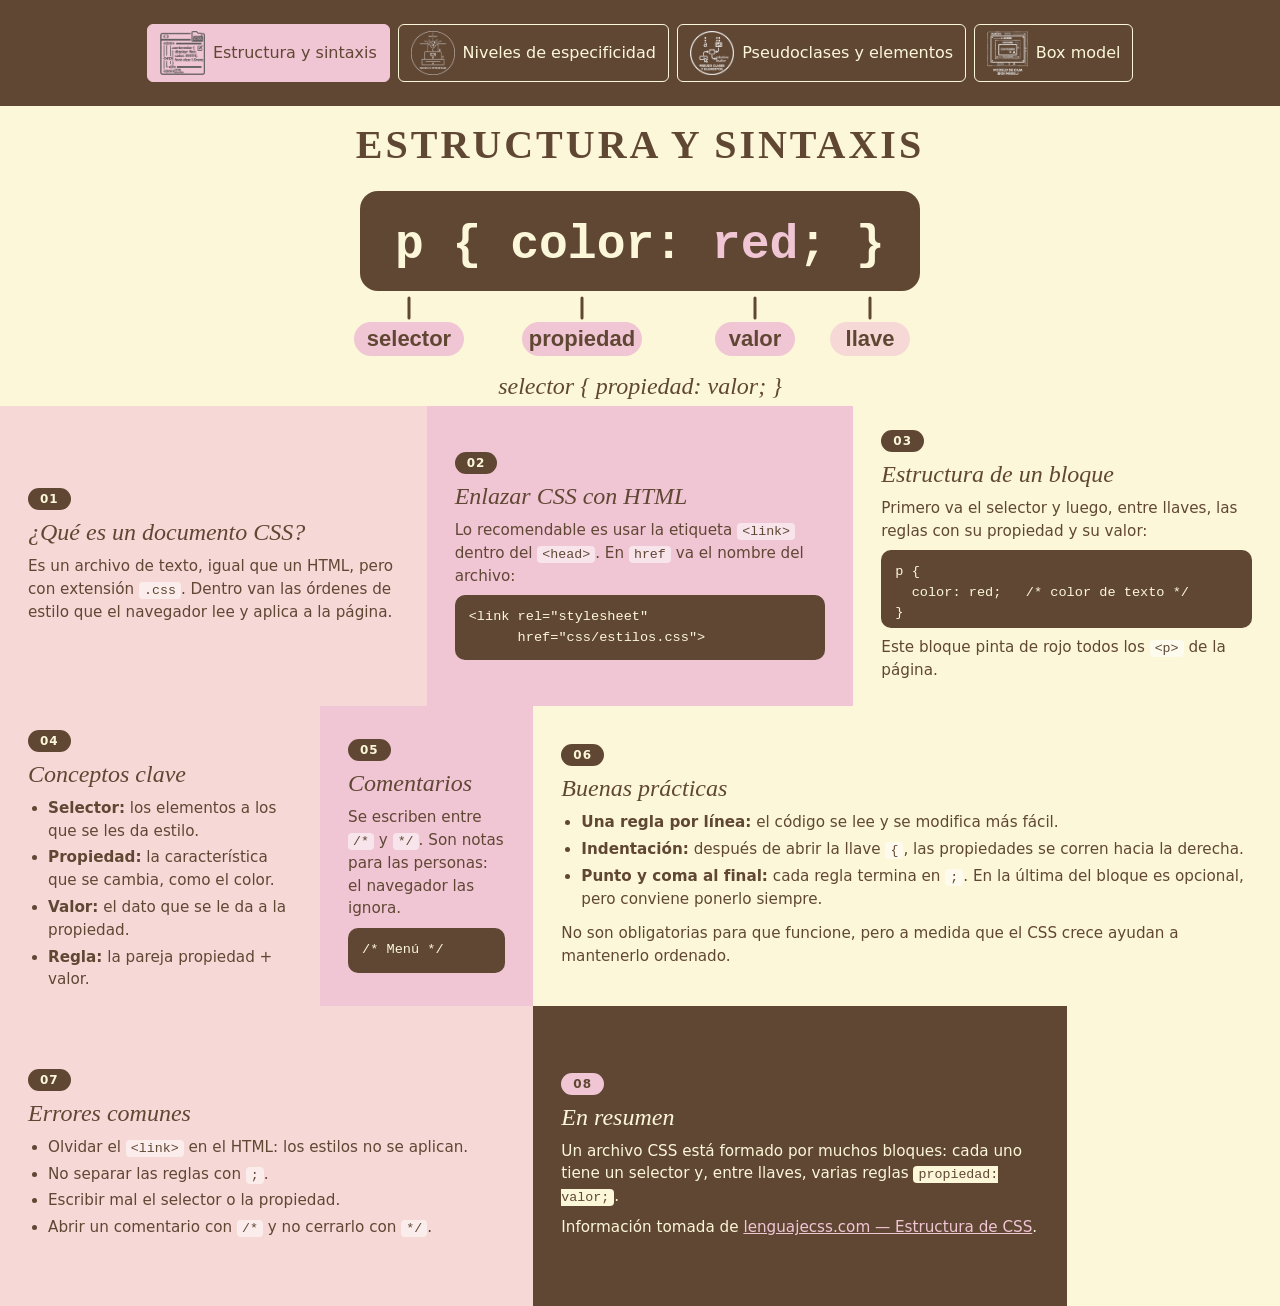
<file: index.html>
<!doctype html>
<html lang="es">

<head>
    <meta charset="utf-8">
    <meta name="viewport" content="width=device-width, initial-scale=1">
    <title>Mi primer maqueta</title>
    <link href="https://cdn.jsdelivr.net/npm/bootstrap@5.3.8/dist/css/bootstrap.min.css" rel="stylesheet"
        integrity="sha384-sRIl4kxILFvY47J16cr9ZwB07vP4J8+LH7qKQnuqkuIAvNWLzeN8tE5YBujZqJLB" crossorigin="anonymous">
    <link href="css/estilos.css" rel="stylesheet">

    <!-- Estilos del contenido de las cajas (van aquí para que funcionen aunque no actualices estilos.css) -->
    <style>
        /* Caja 1: barra de botones */
        .caja1 {
            min-height: 100px;
            background-color: #604734;
        }

        /* Imagen de la caja 2: se ajusta al tamaño de la caja */
        .caja2 {
            display: flex;
            align-items: center;
            justify-content: center;
            overflow: hidden;
        }

        .imagen-caja {
            display: block;
            width: 100%;
            height: 100%;
            max-height: 300px;
        }

        /* Contenido de las cajas: centrado; si no cabe, se hace scroll dentro de la caja */
        .info {
            height: 100%;
            display: flex;
            flex-direction: column;
            justify-content: safe center;
            gap: 8px;
            overflow: auto;
            padding: 24px 16px;
            font-size: 0.95rem;
            line-height: 1.5;
        }

        .info .numero {
            align-self: flex-start;
            background-color: #604734;
            color: #FCF7D9;
            font-size: 0.75rem;
            font-weight: bold;
            letter-spacing: 1px;
            border-radius: 20px;
            padding: 2px 12px;
        }

        .info h2 {
            font-family: Georgia, serif;
            font-style: italic;
            font-size: 1.5rem;
            margin: 0;
        }

        .info p,
        .info ul {
            margin: 0;
        }

        .info ul {
            padding-left: 20px;
        }

        .info li {
            margin-bottom: 4px;
        }

        .info code {
            color: #604734;
            background-color: rgba(255, 255, 255, 0.55);
            border-radius: 4px;
            padding: 1px 5px;
        }

        .info pre {
            background-color: #604734;
            color: #FCF7D9;
            border-radius: 10px;
            padding: 12px 14px;
            margin: 0;
            font-size: 0.85rem;
        }

        /* Celular: letra un poco más pequeña porque las cajas son angostas */
        @media (max-width: 767px) {
            .info {
                padding: 16px 12px;
                font-size: 0.85rem;
            }

            .info h2 {
                font-size: 1.15rem;
            }

            .info pre {
                font-size: 0.75rem;
            }
        }

        /* Caja 10 (café): colores invertidos */
        .caja10 .info .numero {
            background-color: #F0C5D4;
            color: #604734;
        }

        .caja10 .info code {
            color: #604734;
            background-color: #FCF7D9;
        }

        .caja10 .info a {
            color: #F0C5D4;
        }
    </style>
</head>

<body>
    <div class="container-fluid">
        <div class="row">
            <!-- Caja 1: barra con los 4 botones -->
            <nav
                class="col-12 col-sm-12 col-md-12 col-lg-12 col-xl-12 col-xxl-12 caja1 d-flex flex-wrap gap-2 p-4 justify-content-center">

                <a href="index.html" class="btn boton-nav activo" role="button">
                    <img src="img/EstructuraySintaxis-removebg-preview.png" alt="" class="icono-nav">
                    Estructura y sintaxis
                </a>
                <a href="especificidad.html" class="btn boton-nav" role="button">
                    <img src="img/Especifidad-removebg-preview.png" alt="" class="icono-nav">
                    Niveles de especificidad
                </a>
                <a href="pseudoclases.html" class="btn boton-nav" role="button">
                    <img src="img/Pseudo-removebg-preview.png" alt="" class="icono-nav">
                    Pseudoclases y elementos
                </a>
                <a href="boxmodel.html" class="btn boton-nav" role="button">
                    <img src="img/Boxmodel-removebg-preview.png" alt="" class="icono-nav">
                    Box model
                </a>

            </nav>
            <header class="col-12 col-sm-12 col-md-10 col-lg-10 col-xl-12 col-xxl-12 caja2">
                <!-- Imagen: partes de una regla CSS -->
                <svg class="imagen-caja" width="100%" height="100%" xmlns="http://www.w3.org/2000/svg"
                    viewBox="0 0 800 300" role="img"
                    aria-label="Estructura de una regla CSS: selector, llaves, propiedad y valor">
                    <!-- título -->
                    <text x="400" y="52" text-anchor="middle" font-family="Georgia, serif" font-weight="bold"
                        font-size="40" letter-spacing="3" fill="#604734">ESTRUCTURA Y SINTAXIS</text>

                    <!-- regla CSS -->
                    <rect x="120" y="85" width="560" height="100" rx="18" fill="#604734" />
                    <text x="155" y="152" font-family="'Courier New', monospace" font-size="48" font-weight="bold"
                        fill="#FCF7D9">p { color: <tspan fill="#F0C5D4">red</tspan>; }</text>

                    <!-- flechas y nombres de cada parte -->
                    <g stroke="#604734" stroke-width="3" stroke-linecap="round">
                        <line x1="169" y1="192" x2="169" y2="212" />
                        <line x1="342" y1="192" x2="342" y2="212" />
                        <line x1="515" y1="192" x2="515" y2="212" />
                        <line x1="630" y1="192" x2="630" y2="212" />
                    </g>
                    <g font-family="Arial, sans-serif" font-size="22" font-weight="bold" text-anchor="middle">
                        <rect x="114" y="216" width="110" height="34" rx="17" fill="#F0C5D4" />
                        <text x="169" y="240" fill="#604734">selector</text>
                        <rect x="282" y="216" width="120" height="34" rx="17" fill="#F0C5D4" />
                        <text x="342" y="240" fill="#604734">propiedad</text>
                        <rect x="475" y="216" width="80" height="34" rx="17" fill="#F0C5D4" />
                        <text x="515" y="240" fill="#604734">valor</text>
                        <rect x="590" y="216" width="80" height="34" rx="17" fill="#F6D8D6" />
                        <text x="630" y="240" fill="#604734">llave</text>
                    </g>

                    <text x="400" y="288" text-anchor="middle" font-family="Georgia, serif" font-style="italic"
                        font-size="24" fill="#604734">selector { propiedad: valor; }</text>
                </svg>
            </header>
            <aside class="col-6 col-sm-6 col-md-2 col-lg-2 col-xl-4 col-xxl-4 caja3">
                <div class="info">
                    <span class="numero">01</span>
                    <h2>¿Qué es un documento CSS?</h2>
                    <p>Es un archivo de texto, igual que un HTML, pero con extensión <code>.css</code>. Dentro van las
                        órdenes de estilo que el navegador lee y aplica a la página.</p>
                </div>
            </aside>
            <section class="col-6 col-sm-6 col-md-2 col-lg-2 col-xl-4 col-xxl-4 caja4">
                <div class="info">
                    <span class="numero">02</span>
                    <h2>Enlazar CSS con HTML</h2>
                    <p>Lo recomendable es usar la etiqueta <code>&lt;link&gt;</code> dentro del
                        <code>&lt;head&gt;</code>. En <code>href</code> va el nombre del archivo:
                    </p>
                    <pre>&lt;link rel="stylesheet"
      href="css/estilos.css"&gt;</pre>
                </div>
            </section>
            <aside class="col-6 col-sm-6 col-md-10 col-lg-10 col-xl-4 col-xxl-4 caja5">
                <div class="info">
                    <span class="numero">03</span>
                    <h2>Estructura de un bloque</h2>
                    <p>Primero va el selector y luego, entre llaves, las reglas con su propiedad y su valor:</p>
                    <pre>p {
  color: red;   /* color de texto */
}</pre>
                    <p>Este bloque pinta de rojo todos los <code>&lt;p&gt;</code> de la página.</p>
                </div>
            </aside>
            <section class="col-6 col-sm-6 col-md-12 col-lg-12 col-xl-3 col-xxl-3 caja6">
                <div class="info">
                    <span class="numero">04</span>
                    <h2>Conceptos clave</h2>
                    <ul>
                        <li><strong>Selector:</strong> los elementos a los que se les da estilo.</li>
                        <li><strong>Propiedad:</strong> la característica que se cambia, como el color.</li>
                        <li><strong>Valor:</strong> el dato que se le da a la propiedad.</li>
                        <li><strong>Regla:</strong> la pareja propiedad + valor.</li>
                    </ul>
                </div>
            </section>
            <section class="col-12 col-sm-12 col-md-4 col-lg-4 col-xl-2 col-xxl-2 caja7">
                <div class="info">
                    <span class="numero">05</span>
                    <h2>Comentarios</h2>
                    <p>Se escriben entre <code>/*</code> y <code>*/</code>. Son notas para las personas: el navegador
                        las ignora.</p>
                    <pre>/* Menú */</pre>
                </div>
            </section>
            <section class="col-12 col-sm-12 col-md-4 col-lg-4 col-xl-7 col-xxl-7 caja8">
                <div class="info">
                    <span class="numero">06</span>
                    <h2>Buenas prácticas</h2>
                    <ul>
                        <li><strong>Una regla por línea:</strong> el código se lee y se modifica más fácil.</li>
                        <li><strong>Indentación:</strong> después de abrir la llave <code>{</code>, las propiedades
                            se corren hacia la derecha.</li>
                        <li><strong>Punto y coma al final:</strong> cada regla termina en <code>;</code>. En la última
                            del bloque es opcional, pero conviene ponerlo siempre.</li>
                    </ul>
                    <p>No son obligatorias para que funcione, pero a medida que el CSS crece ayudan a mantenerlo
                        ordenado.</p>
                </div>
            </section>
            <section class="col-12 col-sm-12 col-md-4 col-lg-4 col-xl-5 col-xxl-5 caja9">
                <div class="info">
                    <span class="numero">07</span>
                    <h2>Errores comunes</h2>
                    <ul>
                        <li>Olvidar el <code>&lt;link&gt;</code> en el HTML: los estilos no se aplican.</li>
                        <li>No separar las reglas con <code>;</code>.</li>
                        <li>Escribir mal el selector o la propiedad.</li>
                        <li>Abrir un comentario con <code>/*</code> y no cerrarlo con <code>*/</code>.</li>
                    </ul>
                </div>
            </section>
            <footer class="col-12 col-sm-12 col-md-12 col-lg-12 col-xl-5 col-xxl-5 caja10">
                <div class="info">
                    <span class="numero">08</span>
                    <h2>En resumen</h2>
                    <p>Un archivo CSS está formado por muchos bloques: cada uno tiene un selector y, entre llaves,
                        varias reglas <code>propiedad: valor;</code>.</p>
                    <p>Información tomada de
                        <a href="https://lenguajecss.com/css/introduccion/estructura-de-css/" target="_blank"
                            rel="noopener">lenguajecss.com — Estructura de CSS</a>.
                    </p>
                </div>
            </footer>
        </div>
    </div>

    <script src="https://cdn.jsdelivr.net/npm/bootstrap@5.3.8/dist/js/bootstrap.bundle.min.js"
        integrity="sha384-FKyoEForCGlyvwx9Hj09JcYn3nv7wiPVlz7YYwJrWVcXK/BmnVDxM+D2scQbITxI"
        crossorigin="anonymous"></script>
</body>

</html>
</file>
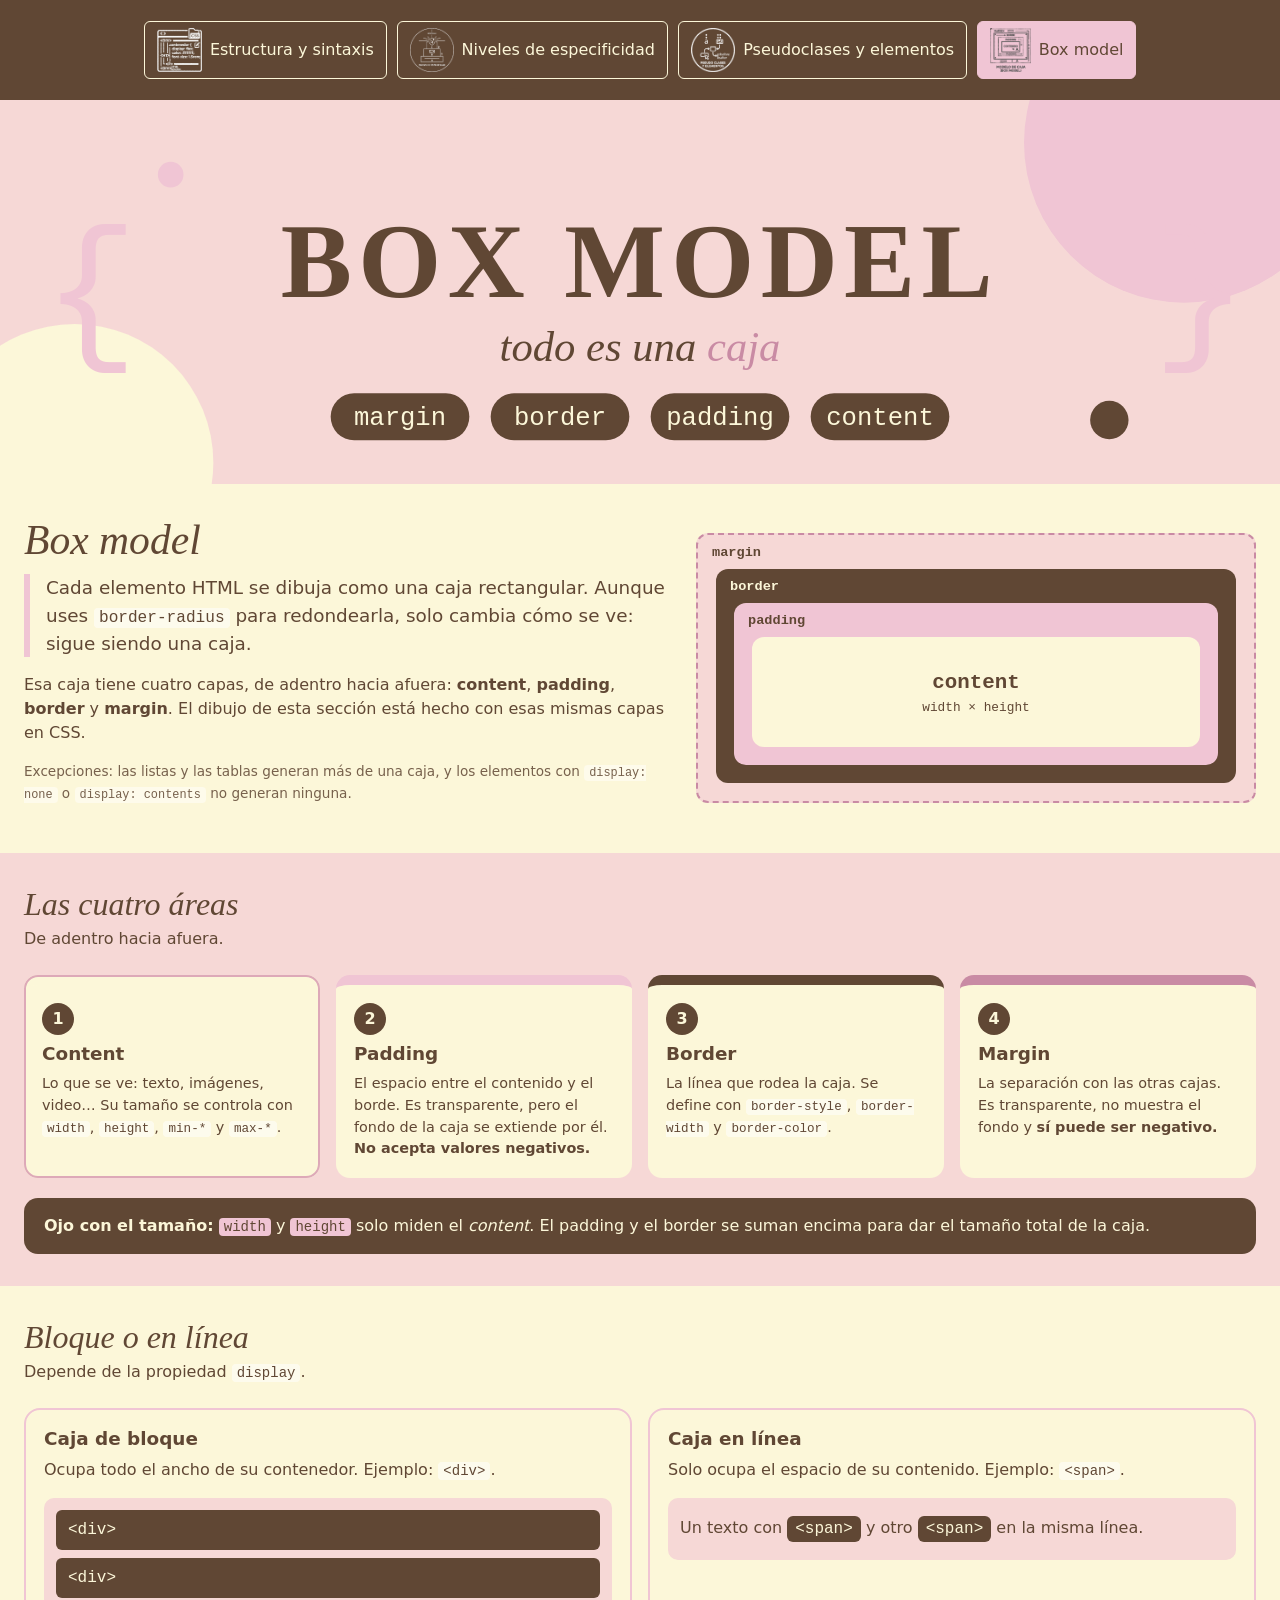
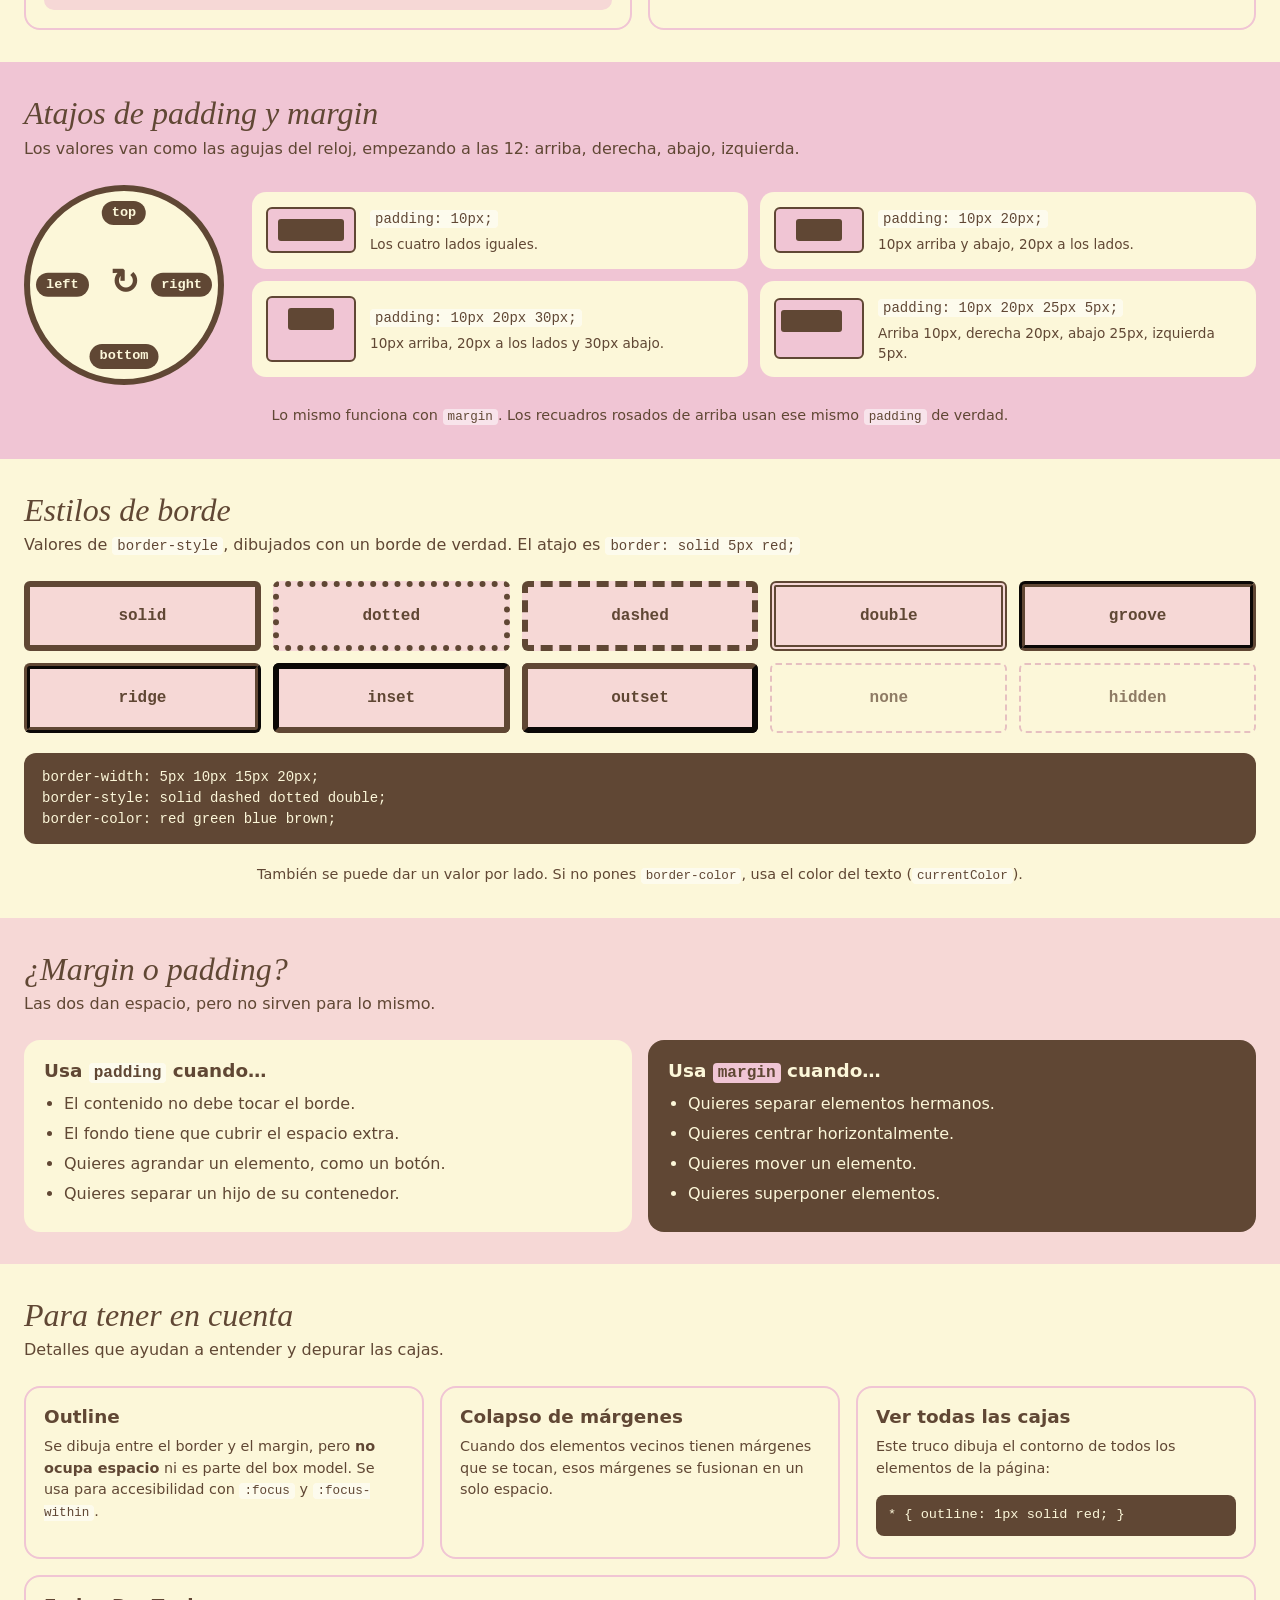
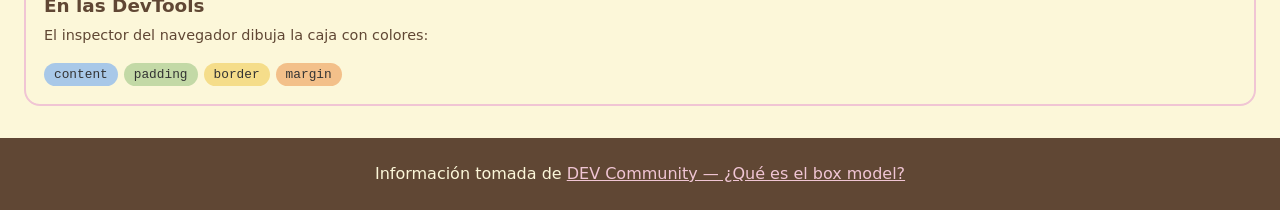
<file: boxModel.html>
<!doctype html>
<html lang="es">

<head>
    <meta charset="utf-8">
    <meta name="viewport" content="width=device-width, initial-scale=1">
    <title>Box model CSS</title>
    <link href="https://cdn.jsdelivr.net/npm/bootstrap@5.3.8/dist/css/bootstrap.min.css" rel="stylesheet"
        integrity="sha384-sRIl4kxILFvY47J16cr9ZwB07vP4J8+LH7qKQnuqkuIAvNWLzeN8tE5YBujZqJLB" crossorigin="anonymous">
    <link href="css/estilos.css" rel="stylesheet">
    <link href="css/boxmodel.css" rel="stylesheet">
</head>

<body>
    <!-- Barra de navegación: en computador se ven los 4 botones; en tablet y celular aparece el botón ☰ -->
    <nav class="navbar navbar-expand-lg barra" data-bs-theme="dark">
        <div class="container-fluid">
            <button class="navbar-toggler" type="button" data-bs-toggle="collapse" data-bs-target="#menu"
                aria-controls="menu" aria-expanded="false" aria-label="Abrir menú">
                <span class="navbar-toggler-icon"></span>
            </button>
            <div class="collapse navbar-collapse" id="menu">
                <div class="menu">
                    <a href="index.html" class="btn boton-nav" role="button">
                        <img src="img/EstructuraySintaxis-removebg-preview.png" alt="" class="icono-nav">
                        Estructura y sintaxis
                    </a>
                    <a href="especificidad.html" class="btn boton-nav" role="button">
                        <img src="img/Especifidad-removebg-preview.png" alt="" class="icono-nav">
                        Niveles de especificidad
                    </a>
                    <a href="pseudoclases.html" class="btn boton-nav" role="button">
                        <img src="img/Pseudo-removebg-preview.png" alt="" class="icono-nav">
                        Pseudoclases y elementos
                    </a>
                    <a href="boxmodel.html" class="btn boton-nav activo" role="button">
                        <img src="img/Boxmodel-removebg-preview.png" alt="" class="icono-nav">
                        Box model
                    </a>
                </div>
            </div>
        </div>
    </nav>

    <main>
        <svg class="imagen-x" xmlns="http://www.w3.org/2000/svg" viewBox="0 0 1200 360" role="img"
            aria-label="Box model">
            <rect width="1200" height="360" fill="#F6D8D6" />
            <circle cx="1110" cy="40" r="150" fill="#F0C5D4" />
            <circle cx="70" cy="340" r="130" fill="#FCF7D9" />
            <circle cx="1040" cy="300" r="18" fill="#604734" />
            <circle cx="160" cy="70" r="12" fill="#F0C5D4" />

            <!-- llaves de código -->
            <text x="40" y="225" font-family="Consolas, 'Courier New', monospace" font-size="150"
                fill="#F0C5D4">{</text>
            <text x="1080" y="225" font-family="Consolas, 'Courier New', monospace" font-size="150"
                fill="#F0C5D4">}</text>

            <!-- título -->
            <text x="600" y="185" text-anchor="middle" font-family="Georgia, serif" font-weight="bold" font-size="100"
                letter-spacing="6" fill="#604734">BOX MODEL</text>
            <text x="600" y="245" text-anchor="middle" font-family="Georgia, serif" font-style="italic" font-size="40"
                fill="#604734">todo es una <tspan fill="#C98BA4">caja</tspan></text>

            <!-- etiquetas -->
            <g font-family="Consolas, 'Courier New', monospace" font-size="24" text-anchor="middle">
                <rect x="310" y="275" width="130" height="44" rx="22" fill="#604734" />
                <text x="375" y="305" fill="#FCF7D9">margin</text>
                <rect x="460" y="275" width="130" height="44" rx="22" fill="#604734" />
                <text x="525" y="305" fill="#FCF7D9">border</text>
                <rect x="610" y="275" width="130" height="44" rx="22" fill="#604734" />
                <text x="675" y="305" fill="#FCF7D9">padding</text>
                <rect x="760" y="275" width="130" height="44" rx="22" fill="#604734" />
                <text x="825" y="305" fill="#FCF7D9">content</text>
            </g>
        </svg>

        <!-- 1. Intro + caja dibujada con CSS -->
        <section class="bm-seccion bm-intro">
            <div class="bm-intro-texto">
                <h1>Box model</h1>
                <p class="bm-destacado">Cada elemento HTML se dibuja como una caja rectangular. Aunque uses
                    <code>border-radius</code> para redondearla, solo cambia cómo se ve: sigue siendo una caja.
                </p>
                <p>Esa caja tiene cuatro capas, de adentro hacia afuera: <strong>content</strong>,
                    <strong>padding</strong>, <strong>border</strong> y <strong>margin</strong>. El dibujo de esta
                    sección está hecho con esas mismas capas en CSS.
                </p>
                <p class="bm-nota">Excepciones: las listas y las tablas generan más de una caja, y los elementos con
                    <code>display: none</code> o <code>display: contents</code> no generan ninguna.
                </p>
            </div>

            <div class="bm-diagrama" aria-label="Capas del box model">
                <div class="capa capa-margin">
                    <span class="capa-nombre">margin</span>
                    <div class="capa capa-border">
                        <span class="capa-nombre">border</span>
                        <div class="capa capa-padding">
                            <span class="capa-nombre">padding</span>
                            <div class="capa capa-content">
                                content
                                <small>width × height</small>
                            </div>
                        </div>
                    </div>
                </div>
            </div>
        </section>

        <!-- 2. Las cuatro áreas -->
        <section class="bm-seccion bm-fondo-rosa">
            <h2>Las cuatro áreas</h2>
            <p class="bm-bajada">De adentro hacia afuera.</p>
            <div class="bm-areas">
                <article class="bm-area area-content">
                    <span class="bm-num">1</span>
                    <h3>Content</h3>
                    <p>Lo que se ve: texto, imágenes, video… Su tamaño se controla con <code>width</code>,
                        <code>height</code>, <code>min-*</code> y <code>max-*</code>.
                    </p>
                </article>
                <article class="bm-area area-padding">
                    <span class="bm-num">2</span>
                    <h3>Padding</h3>
                    <p>El espacio entre el contenido y el borde. Es transparente, pero el fondo de la caja se extiende
                        por él. <strong>No acepta valores negativos.</strong></p>
                </article>
                <article class="bm-area area-border">
                    <span class="bm-num">3</span>
                    <h3>Border</h3>
                    <p>La línea que rodea la caja. Se define con <code>border-style</code>, <code>border-width</code>
                        y <code>border-color</code>.</p>
                </article>
                <article class="bm-area area-margin">
                    <span class="bm-num">4</span>
                    <h3>Margin</h3>
                    <p>La separación con las otras cajas. Es transparente, no muestra el fondo y <strong>sí puede ser
                            negativo.</strong></p>
                </article>
            </div>
            <div class="bm-calculo">
                <strong>Ojo con el tamaño:</strong> <code>width</code> y <code>height</code> solo miden el
                <em>content</em>. El padding y el border se suman encima para dar el tamaño total de la caja.
            </div>
        </section>

        <!-- 3. Bloque vs en línea -->
        <section class="bm-seccion">
            <h2>Bloque o en línea</h2>
            <p class="bm-bajada">Depende de la propiedad <code>display</code>.</p>
            <div class="bm-tipos">
                <article class="bm-tipo">
                    <h3>Caja de bloque</h3>
                    <p>Ocupa todo el ancho de su contenedor. Ejemplo: <code>&lt;div&gt;</code>.</p>
                    <div class="demo-zona">
                        <div class="demo-div">&lt;div&gt;</div>
                        <div class="demo-div">&lt;div&gt;</div>
                    </div>
                </article>
                <article class="bm-tipo">
                    <h3>Caja en línea</h3>
                    <p>Solo ocupa el espacio de su contenido. Ejemplo: <code>&lt;span&gt;</code>.</p>
                    <div class="demo-zona">
                        <p class="demo-linea">Un texto con <span class="demo-span">&lt;span&gt;</span> y otro
                            <span class="demo-span">&lt;span&gt;</span> en la misma línea.
                        </p>
                    </div>
                </article>
            </div>
        </section>

        <!-- 4. Atajos de padding y margin -->
        <section class="bm-seccion bm-fondo-rosa-fuerte">
            <h2>Atajos de padding y margin</h2>
            <p class="bm-bajada">Los valores van como las agujas del reloj, empezando a las 12: arriba, derecha, abajo,
                izquierda.</p>
            <div class="bm-atajos">
                <div class="bm-reloj" aria-hidden="true">
                    <span class="reloj-top">top</span>
                    <span class="reloj-right">right</span>
                    <span class="reloj-bottom">bottom</span>
                    <span class="reloj-left">left</span>
                    <span class="reloj-centro">↻</span>
                </div>
                <div class="bm-ejemplos">
                    <div class="bm-ejemplo">
                        <div class="mini" style="padding: 10px;">
                            <div></div>
                        </div>
                        <div>
                            <code>padding: 10px;</code>
                            <p>Los cuatro lados iguales.</p>
                        </div>
                    </div>
                    <div class="bm-ejemplo">
                        <div class="mini" style="padding: 10px 20px;">
                            <div></div>
                        </div>
                        <div>
                            <code>padding: 10px 20px;</code>
                            <p>10px arriba y abajo, 20px a los lados.</p>
                        </div>
                    </div>
                    <div class="bm-ejemplo">
                        <div class="mini" style="padding: 10px 20px 30px;">
                            <div></div>
                        </div>
                        <div>
                            <code>padding: 10px 20px 30px;</code>
                            <p>10px arriba, 20px a los lados y 30px abajo.</p>
                        </div>
                    </div>
                    <div class="bm-ejemplo">
                        <div class="mini" style="padding: 10px 20px 25px 5px;">
                            <div></div>
                        </div>
                        <div>
                            <code>padding: 10px 20px 25px 5px;</code>
                            <p>Arriba 10px, derecha 20px, abajo 25px, izquierda 5px.</p>
                        </div>
                    </div>
                </div>
            </div>
            <p class="bm-nota-centro">Lo mismo funciona con <code>margin</code>. Los recuadros rosados de arriba usan
                ese mismo <code>padding</code> de verdad.</p>
        </section>

        <!-- 5. Estilos de borde -->
        <section class="bm-seccion">
            <h2>Estilos de borde</h2>
            <p class="bm-bajada">Valores de <code>border-style</code>, dibujados con un borde de verdad. El atajo
                es <code>border: solid 5px red;</code></p>
            <div class="bm-bordes">
                <div class="borde" style="border-style: solid;">solid</div>
                <div class="borde" style="border-style: dotted;">dotted</div>
                <div class="borde" style="border-style: dashed;">dashed</div>
                <div class="borde" style="border-style: double;">double</div>
                <div class="borde" style="border-style: groove;">groove</div>
                <div class="borde" style="border-style: ridge;">ridge</div>
                <div class="borde" style="border-style: inset;">inset</div>
                <div class="borde" style="border-style: outset;">outset</div>
                <div class="borde borde-vacio" style="border-style: none;">none</div>
                <div class="borde borde-vacio" style="border-style: hidden;">hidden</div>
            </div>
            <pre class="bm-codigo">border-width: 5px 10px 15px 20px;
border-style: solid dashed dotted double;
border-color: red green blue brown;</pre>
            <p class="bm-nota-centro">También se puede dar un valor por lado. Si no pones
                <code>border-color</code>, usa el color del texto (<code>currentColor</code>).
            </p>
        </section>

        <!-- 6. ¿Margin o padding? -->
        <section class="bm-seccion bm-fondo-rosa">
            <h2>¿Margin o padding?</h2>
            <p class="bm-bajada">Las dos dan espacio, pero no sirven para lo mismo.</p>
            <div class="bm-versus">
                <article class="bm-opcion">
                    <h3>Usa <code>padding</code> cuando…</h3>
                    <ul>
                        <li>El contenido no debe tocar el borde.</li>
                        <li>El fondo tiene que cubrir el espacio extra.</li>
                        <li>Quieres agrandar un elemento, como un botón.</li>
                        <li>Quieres separar un hijo de su contenedor.</li>
                    </ul>
                </article>
                <article class="bm-opcion bm-opcion-oscura">
                    <h3>Usa <code>margin</code> cuando…</h3>
                    <ul>
                        <li>Quieres separar elementos hermanos.</li>
                        <li>Quieres centrar horizontalmente.</li>
                        <li>Quieres mover un elemento.</li>
                        <li>Quieres superponer elementos.</li>
                    </ul>
                </article>
            </div>
        </section>

        <!-- 7. Datos extra -->
        <section class="bm-seccion">
            <h2>Para tener en cuenta</h2>
            <p class="bm-bajada">Detalles que ayudan a entender y depurar las cajas.</p>
            <div class="bm-datos">
                <article class="bm-dato">
                    <h3>Outline</h3>
                    <p>Se dibuja entre el border y el margin, pero <strong>no ocupa espacio</strong> ni es parte del
                        box model. Se usa para accesibilidad con <code>:focus</code> y <code>:focus-within</code>.</p>
                </article>
                <article class="bm-dato">
                    <h3>Colapso de márgenes</h3>
                    <p>Cuando dos elementos vecinos tienen márgenes que se tocan, esos márgenes se fusionan en un solo
                        espacio.</p>
                </article>
                <article class="bm-dato">
                    <h3>Ver todas las cajas</h3>
                    <p>Este truco dibuja el contorno de todos los elementos de la página:</p>
                    <pre>* { outline: 1px solid red; }</pre>
                </article>
                <article class="bm-dato">
                    <h3>En las DevTools</h3>
                    <p>El inspector del navegador dibuja la caja con colores:</p>
                    <div class="devtools">
                        <span class="dt dt-content">content</span>
                        <span class="dt dt-padding">padding</span>
                        <span class="dt dt-border">border</span>
                        <span class="dt dt-margin">margin</span>
                    </div>
                </article>
            </div>
        </section>
    </main>

    <footer class="pie">
        Información tomada de
        <a href="https://dev.to/lupitacode/que-es-el-box-model-4mnj" target="_blank" rel="noopener">DEV Community
            — ¿Qué es el box model?</a>
    </footer>

    <script src="https://cdn.jsdelivr.net/npm/bootstrap@5.3.8/dist/js/bootstrap.bundle.min.js"
        integrity="sha384-FKyoEForCGlyvwx9Hj09JcYn3nv7wiPVlz7YYwJrWVcXK/BmnVDxM+D2scQbITxI"
        crossorigin="anonymous"></script>
</body>

</html>
</file>
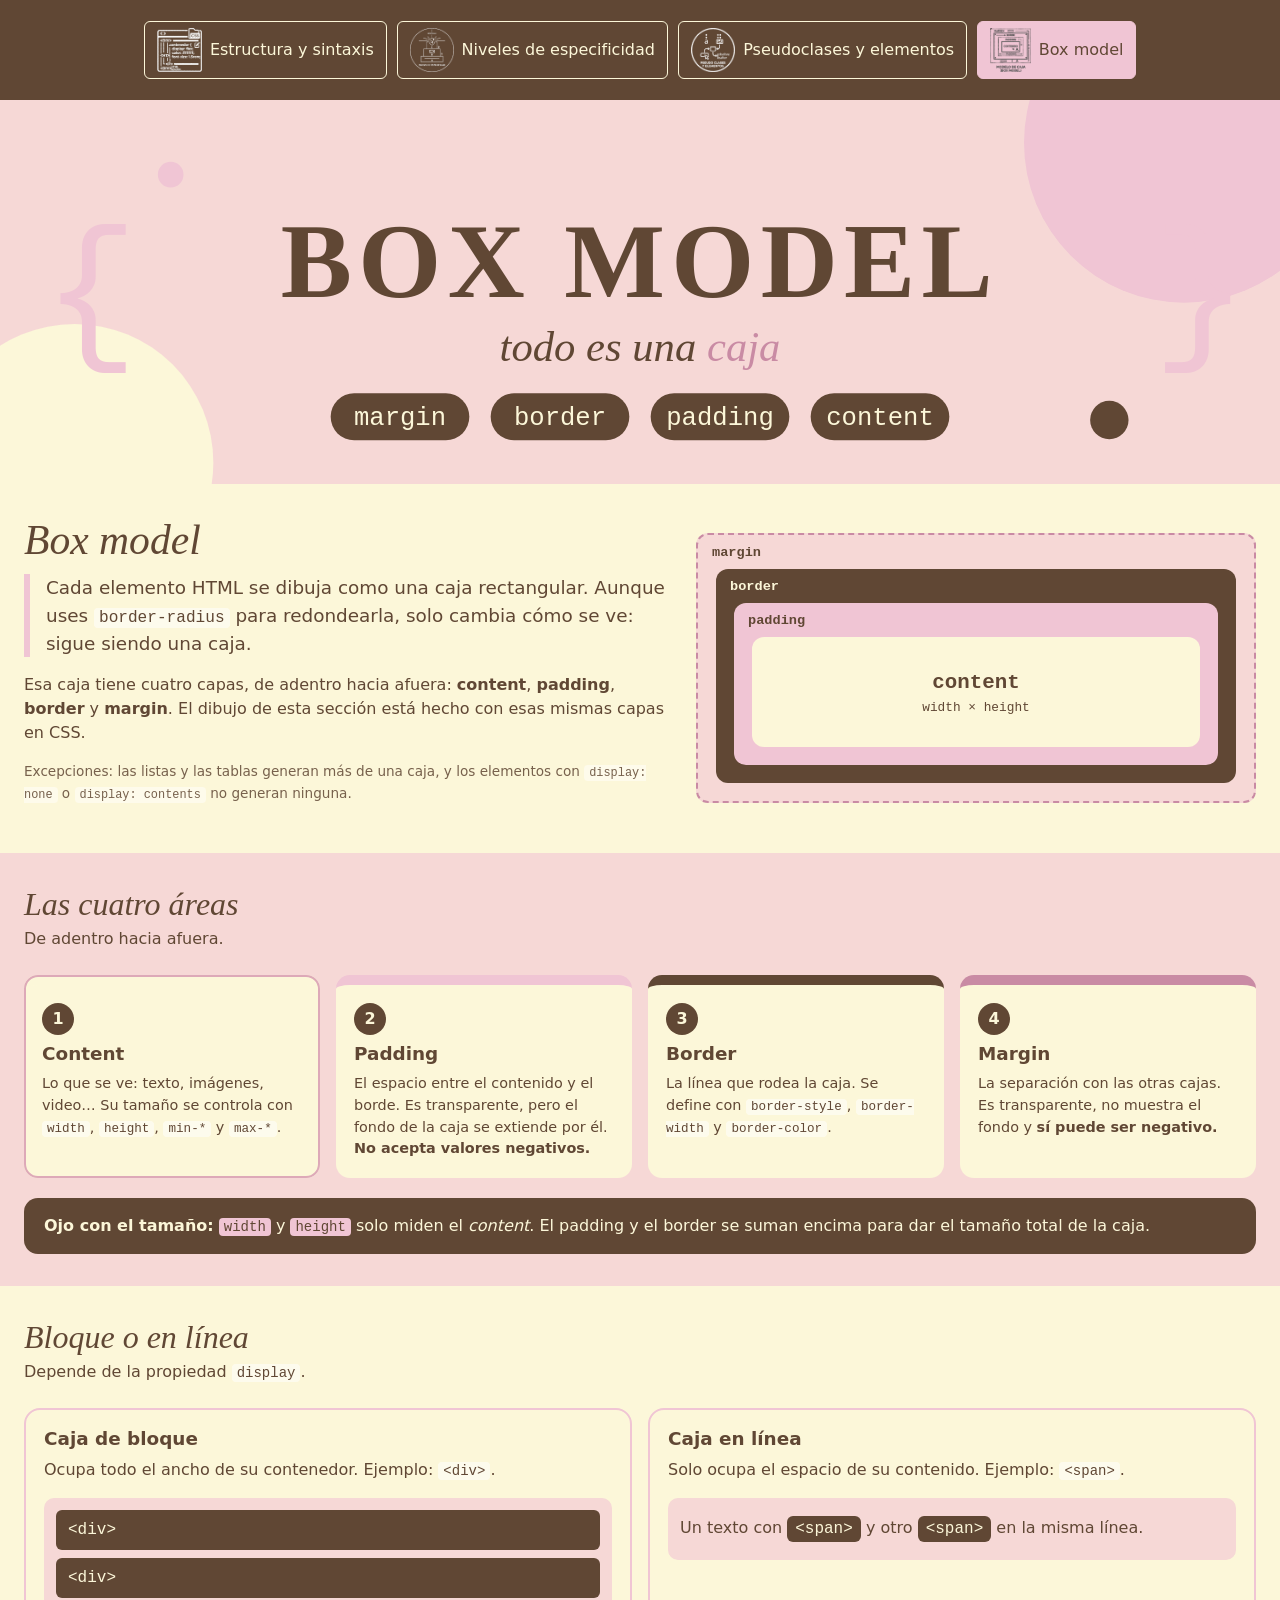
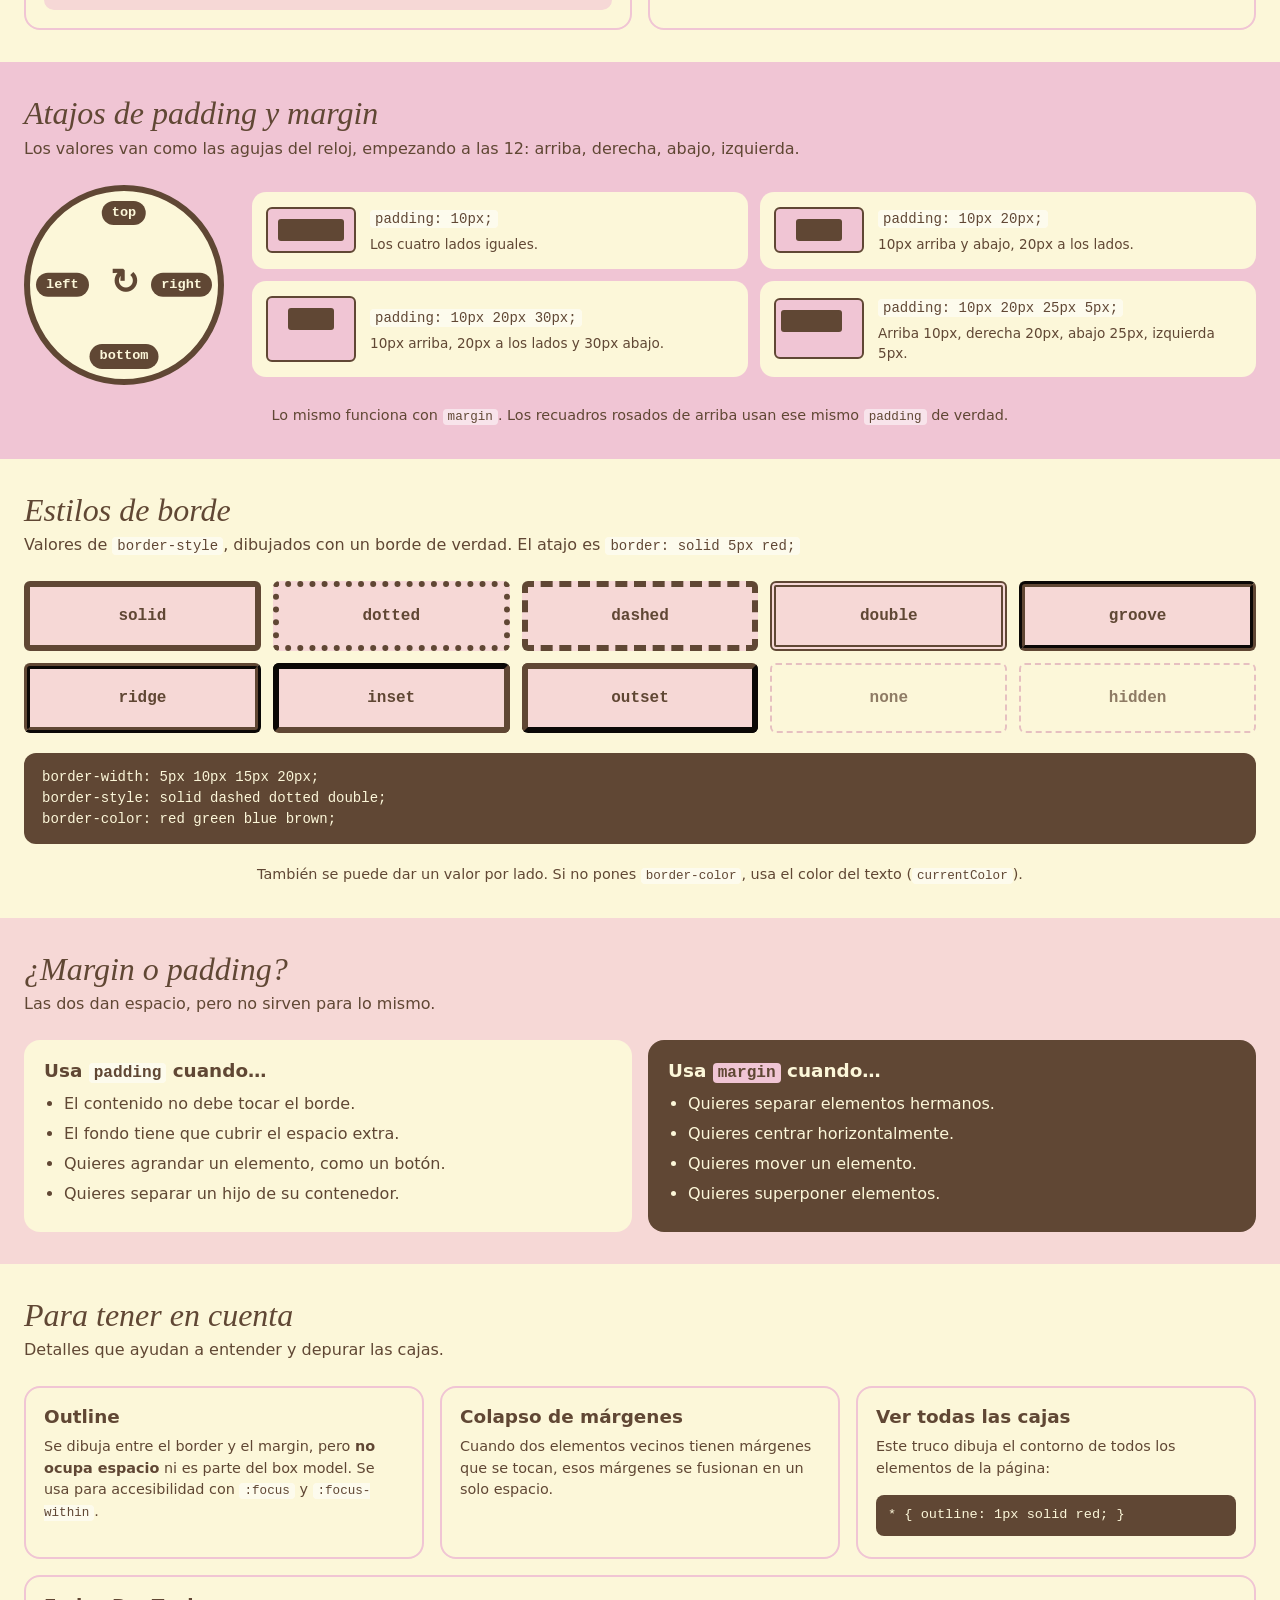
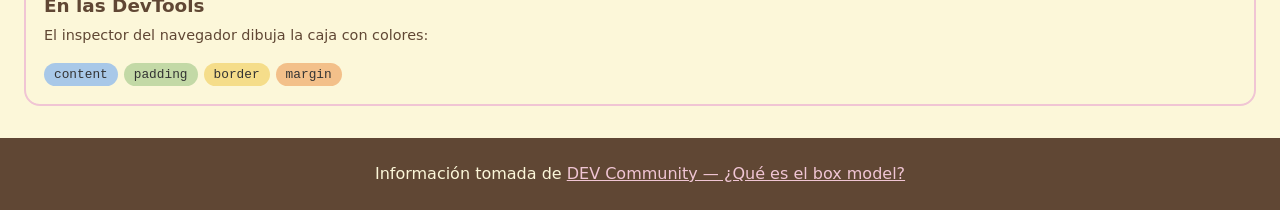
<file: boxmodel.html>
<!doctype html>
<html lang="es">

<head>
    <meta charset="utf-8">
    <meta name="viewport" content="width=device-width, initial-scale=1">
    <title>Box model CSS</title>
    <link href="https://cdn.jsdelivr.net/npm/bootstrap@5.3.8/dist/css/bootstrap.min.css" rel="stylesheet"
        integrity="sha384-sRIl4kxILFvY47J16cr9ZwB07vP4J8+LH7qKQnuqkuIAvNWLzeN8tE5YBujZqJLB" crossorigin="anonymous">
    <link href="css/estilos.css" rel="stylesheet">
    <link href="css/boxmodel.css" rel="stylesheet">
</head>

<body>
    <!-- Barra de navegación: en computador se ven los 4 botones; en tablet y celular aparece el botón ☰ -->
    <nav class="navbar navbar-expand-lg barra" data-bs-theme="dark">
        <div class="container-fluid">
            <button class="navbar-toggler" type="button" data-bs-toggle="collapse" data-bs-target="#menu"
                aria-controls="menu" aria-expanded="false" aria-label="Abrir menú">
                <span class="navbar-toggler-icon"></span>
            </button>
            <div class="collapse navbar-collapse" id="menu">
                <div class="menu">
                    <a href="index.html" class="btn boton-nav" role="button">
                        <img src="img/EstructuraySintaxis-removebg-preview.png" alt="" class="icono-nav">
                        Estructura y sintaxis
                    </a>
                    <a href="especificidad.html" class="btn boton-nav" role="button">
                        <img src="img/Especifidad-removebg-preview.png" alt="" class="icono-nav">
                        Niveles de especificidad
                    </a>
                    <a href="pseudoclases.html" class="btn boton-nav" role="button">
                        <img src="img/Pseudo-removebg-preview.png" alt="" class="icono-nav">
                        Pseudoclases y elementos
                    </a>
                    <a href="boxmodel.html" class="btn boton-nav activo" role="button">
                        <img src="img/Boxmodel-removebg-preview.png" alt="" class="icono-nav">
                        Box model
                    </a>
                </div>
            </div>
        </div>
    </nav>

    <main>
        <svg class="imagen-x" xmlns="http://www.w3.org/2000/svg" viewBox="0 0 1200 360" role="img"
            aria-label="Box model">
            <rect width="1200" height="360" fill="#F6D8D6" />
            <circle cx="1110" cy="40" r="150" fill="#F0C5D4" />
            <circle cx="70" cy="340" r="130" fill="#FCF7D9" />
            <circle cx="1040" cy="300" r="18" fill="#604734" />
            <circle cx="160" cy="70" r="12" fill="#F0C5D4" />

            <!-- llaves de código -->
            <text x="40" y="225" font-family="Consolas, 'Courier New', monospace" font-size="150"
                fill="#F0C5D4">{</text>
            <text x="1080" y="225" font-family="Consolas, 'Courier New', monospace" font-size="150"
                fill="#F0C5D4">}</text>

            <!-- título -->
            <text x="600" y="185" text-anchor="middle" font-family="Georgia, serif" font-weight="bold" font-size="100"
                letter-spacing="6" fill="#604734">BOX MODEL</text>
            <text x="600" y="245" text-anchor="middle" font-family="Georgia, serif" font-style="italic" font-size="40"
                fill="#604734">todo es una <tspan fill="#C98BA4">caja</tspan></text>

            <!-- etiquetas -->
            <g font-family="Consolas, 'Courier New', monospace" font-size="24" text-anchor="middle">
                <rect x="310" y="275" width="130" height="44" rx="22" fill="#604734" />
                <text x="375" y="305" fill="#FCF7D9">margin</text>
                <rect x="460" y="275" width="130" height="44" rx="22" fill="#604734" />
                <text x="525" y="305" fill="#FCF7D9">border</text>
                <rect x="610" y="275" width="130" height="44" rx="22" fill="#604734" />
                <text x="675" y="305" fill="#FCF7D9">padding</text>
                <rect x="760" y="275" width="130" height="44" rx="22" fill="#604734" />
                <text x="825" y="305" fill="#FCF7D9">content</text>
            </g>
        </svg>

        <!-- 1. Intro + caja dibujada con CSS -->
        <section class="bm-seccion bm-intro">
            <div class="bm-intro-texto">
                <h1>Box model</h1>
                <p class="bm-destacado">Cada elemento HTML se dibuja como una caja rectangular. Aunque uses
                    <code>border-radius</code> para redondearla, solo cambia cómo se ve: sigue siendo una caja.
                </p>
                <p>Esa caja tiene cuatro capas, de adentro hacia afuera: <strong>content</strong>,
                    <strong>padding</strong>, <strong>border</strong> y <strong>margin</strong>. El dibujo de esta
                    sección está hecho con esas mismas capas en CSS.
                </p>
                <p class="bm-nota">Excepciones: las listas y las tablas generan más de una caja, y los elementos con
                    <code>display: none</code> o <code>display: contents</code> no generan ninguna.
                </p>
            </div>

            <div class="bm-diagrama" aria-label="Capas del box model">
                <div class="capa capa-margin">
                    <span class="capa-nombre">margin</span>
                    <div class="capa capa-border">
                        <span class="capa-nombre">border</span>
                        <div class="capa capa-padding">
                            <span class="capa-nombre">padding</span>
                            <div class="capa capa-content">
                                content
                                <small>width × height</small>
                            </div>
                        </div>
                    </div>
                </div>
            </div>
        </section>

        <!-- 2. Las cuatro áreas -->
        <section class="bm-seccion bm-fondo-rosa">
            <h2>Las cuatro áreas</h2>
            <p class="bm-bajada">De adentro hacia afuera.</p>
            <div class="bm-areas">
                <article class="bm-area area-content">
                    <span class="bm-num">1</span>
                    <h3>Content</h3>
                    <p>Lo que se ve: texto, imágenes, video… Su tamaño se controla con <code>width</code>,
                        <code>height</code>, <code>min-*</code> y <code>max-*</code>.
                    </p>
                </article>
                <article class="bm-area area-padding">
                    <span class="bm-num">2</span>
                    <h3>Padding</h3>
                    <p>El espacio entre el contenido y el borde. Es transparente, pero el fondo de la caja se extiende
                        por él. <strong>No acepta valores negativos.</strong></p>
                </article>
                <article class="bm-area area-border">
                    <span class="bm-num">3</span>
                    <h3>Border</h3>
                    <p>La línea que rodea la caja. Se define con <code>border-style</code>, <code>border-width</code>
                        y <code>border-color</code>.</p>
                </article>
                <article class="bm-area area-margin">
                    <span class="bm-num">4</span>
                    <h3>Margin</h3>
                    <p>La separación con las otras cajas. Es transparente, no muestra el fondo y <strong>sí puede ser
                            negativo.</strong></p>
                </article>
            </div>
            <div class="bm-calculo">
                <strong>Ojo con el tamaño:</strong> <code>width</code> y <code>height</code> solo miden el
                <em>content</em>. El padding y el border se suman encima para dar el tamaño total de la caja.
            </div>
        </section>

        <!-- 3. Bloque vs en línea -->
        <section class="bm-seccion">
            <h2>Bloque o en línea</h2>
            <p class="bm-bajada">Depende de la propiedad <code>display</code>.</p>
            <div class="bm-tipos">
                <article class="bm-tipo">
                    <h3>Caja de bloque</h3>
                    <p>Ocupa todo el ancho de su contenedor. Ejemplo: <code>&lt;div&gt;</code>.</p>
                    <div class="demo-zona">
                        <div class="demo-div">&lt;div&gt;</div>
                        <div class="demo-div">&lt;div&gt;</div>
                    </div>
                </article>
                <article class="bm-tipo">
                    <h3>Caja en línea</h3>
                    <p>Solo ocupa el espacio de su contenido. Ejemplo: <code>&lt;span&gt;</code>.</p>
                    <div class="demo-zona">
                        <p class="demo-linea">Un texto con <span class="demo-span">&lt;span&gt;</span> y otro
                            <span class="demo-span">&lt;span&gt;</span> en la misma línea.
                        </p>
                    </div>
                </article>
            </div>
        </section>

        <!-- 4. Atajos de padding y margin -->
        <section class="bm-seccion bm-fondo-rosa-fuerte">
            <h2>Atajos de padding y margin</h2>
            <p class="bm-bajada">Los valores van como las agujas del reloj, empezando a las 12: arriba, derecha, abajo,
                izquierda.</p>
            <div class="bm-atajos">
                <div class="bm-reloj" aria-hidden="true">
                    <span class="reloj-top">top</span>
                    <span class="reloj-right">right</span>
                    <span class="reloj-bottom">bottom</span>
                    <span class="reloj-left">left</span>
                    <span class="reloj-centro">↻</span>
                </div>
                <div class="bm-ejemplos">
                    <div class="bm-ejemplo">
                        <div class="mini" style="padding: 10px;">
                            <div></div>
                        </div>
                        <div>
                            <code>padding: 10px;</code>
                            <p>Los cuatro lados iguales.</p>
                        </div>
                    </div>
                    <div class="bm-ejemplo">
                        <div class="mini" style="padding: 10px 20px;">
                            <div></div>
                        </div>
                        <div>
                            <code>padding: 10px 20px;</code>
                            <p>10px arriba y abajo, 20px a los lados.</p>
                        </div>
                    </div>
                    <div class="bm-ejemplo">
                        <div class="mini" style="padding: 10px 20px 30px;">
                            <div></div>
                        </div>
                        <div>
                            <code>padding: 10px 20px 30px;</code>
                            <p>10px arriba, 20px a los lados y 30px abajo.</p>
                        </div>
                    </div>
                    <div class="bm-ejemplo">
                        <div class="mini" style="padding: 10px 20px 25px 5px;">
                            <div></div>
                        </div>
                        <div>
                            <code>padding: 10px 20px 25px 5px;</code>
                            <p>Arriba 10px, derecha 20px, abajo 25px, izquierda 5px.</p>
                        </div>
                    </div>
                </div>
            </div>
            <p class="bm-nota-centro">Lo mismo funciona con <code>margin</code>. Los recuadros rosados de arriba usan
                ese mismo <code>padding</code> de verdad.</p>
        </section>

        <!-- 5. Estilos de borde -->
        <section class="bm-seccion">
            <h2>Estilos de borde</h2>
            <p class="bm-bajada">Valores de <code>border-style</code>, dibujados con un borde de verdad. El atajo
                es <code>border: solid 5px red;</code></p>
            <div class="bm-bordes">
                <div class="borde" style="border-style: solid;">solid</div>
                <div class="borde" style="border-style: dotted;">dotted</div>
                <div class="borde" style="border-style: dashed;">dashed</div>
                <div class="borde" style="border-style: double;">double</div>
                <div class="borde" style="border-style: groove;">groove</div>
                <div class="borde" style="border-style: ridge;">ridge</div>
                <div class="borde" style="border-style: inset;">inset</div>
                <div class="borde" style="border-style: outset;">outset</div>
                <div class="borde borde-vacio" style="border-style: none;">none</div>
                <div class="borde borde-vacio" style="border-style: hidden;">hidden</div>
            </div>
            <pre class="bm-codigo">border-width: 5px 10px 15px 20px;
border-style: solid dashed dotted double;
border-color: red green blue brown;</pre>
            <p class="bm-nota-centro">También se puede dar un valor por lado. Si no pones
                <code>border-color</code>, usa el color del texto (<code>currentColor</code>).
            </p>
        </section>

        <!-- 6. ¿Margin o padding? -->
        <section class="bm-seccion bm-fondo-rosa">
            <h2>¿Margin o padding?</h2>
            <p class="bm-bajada">Las dos dan espacio, pero no sirven para lo mismo.</p>
            <div class="bm-versus">
                <article class="bm-opcion">
                    <h3>Usa <code>padding</code> cuando…</h3>
                    <ul>
                        <li>El contenido no debe tocar el borde.</li>
                        <li>El fondo tiene que cubrir el espacio extra.</li>
                        <li>Quieres agrandar un elemento, como un botón.</li>
                        <li>Quieres separar un hijo de su contenedor.</li>
                    </ul>
                </article>
                <article class="bm-opcion bm-opcion-oscura">
                    <h3>Usa <code>margin</code> cuando…</h3>
                    <ul>
                        <li>Quieres separar elementos hermanos.</li>
                        <li>Quieres centrar horizontalmente.</li>
                        <li>Quieres mover un elemento.</li>
                        <li>Quieres superponer elementos.</li>
                    </ul>
                </article>
            </div>
        </section>

        <!-- 7. Datos extra -->
        <section class="bm-seccion">
            <h2>Para tener en cuenta</h2>
            <p class="bm-bajada">Detalles que ayudan a entender y depurar las cajas.</p>
            <div class="bm-datos">
                <article class="bm-dato">
                    <h3>Outline</h3>
                    <p>Se dibuja entre el border y el margin, pero <strong>no ocupa espacio</strong> ni es parte del
                        box model. Se usa para accesibilidad con <code>:focus</code> y <code>:focus-within</code>.</p>
                </article>
                <article class="bm-dato">
                    <h3>Colapso de márgenes</h3>
                    <p>Cuando dos elementos vecinos tienen márgenes que se tocan, esos márgenes se fusionan en un solo
                        espacio.</p>
                </article>
                <article class="bm-dato">
                    <h3>Ver todas las cajas</h3>
                    <p>Este truco dibuja el contorno de todos los elementos de la página:</p>
                    <pre>* { outline: 1px solid red; }</pre>
                </article>
                <article class="bm-dato">
                    <h3>En las DevTools</h3>
                    <p>El inspector del navegador dibuja la caja con colores:</p>
                    <div class="devtools">
                        <span class="dt dt-content">content</span>
                        <span class="dt dt-padding">padding</span>
                        <span class="dt dt-border">border</span>
                        <span class="dt dt-margin">margin</span>
                    </div>
                </article>
            </div>
        </section>
    </main>

    <footer class="pie">
        Información tomada de
        <a href="https://dev.to/lupitacode/que-es-el-box-model-4mnj" target="_blank" rel="noopener">DEV Community
            — ¿Qué es el box model?</a>
    </footer>

    <script src="https://cdn.jsdelivr.net/npm/bootstrap@5.3.8/dist/js/bootstrap.bundle.min.js"
        integrity="sha384-FKyoEForCGlyvwx9Hj09JcYn3nv7wiPVlz7YYwJrWVcXK/BmnVDxM+D2scQbITxI"
        crossorigin="anonymous"></script>
</body>

</html>
</file>
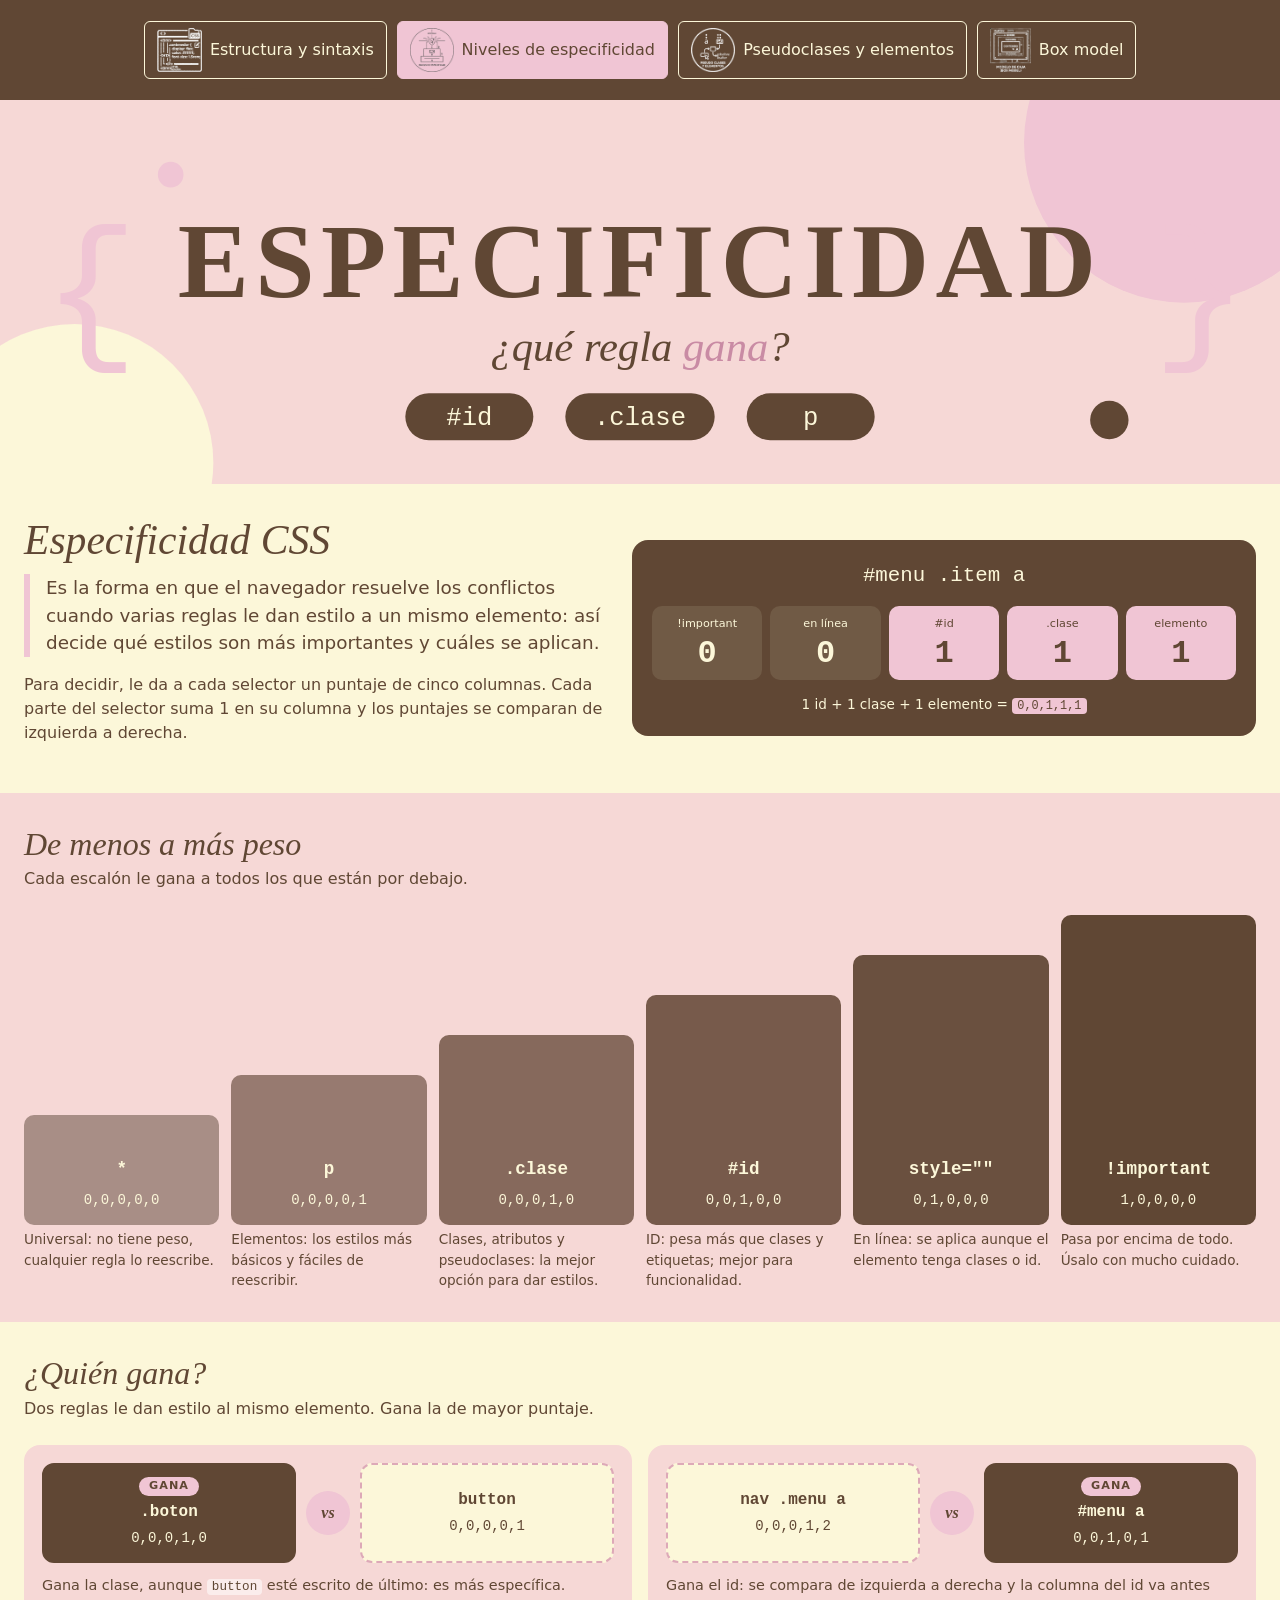
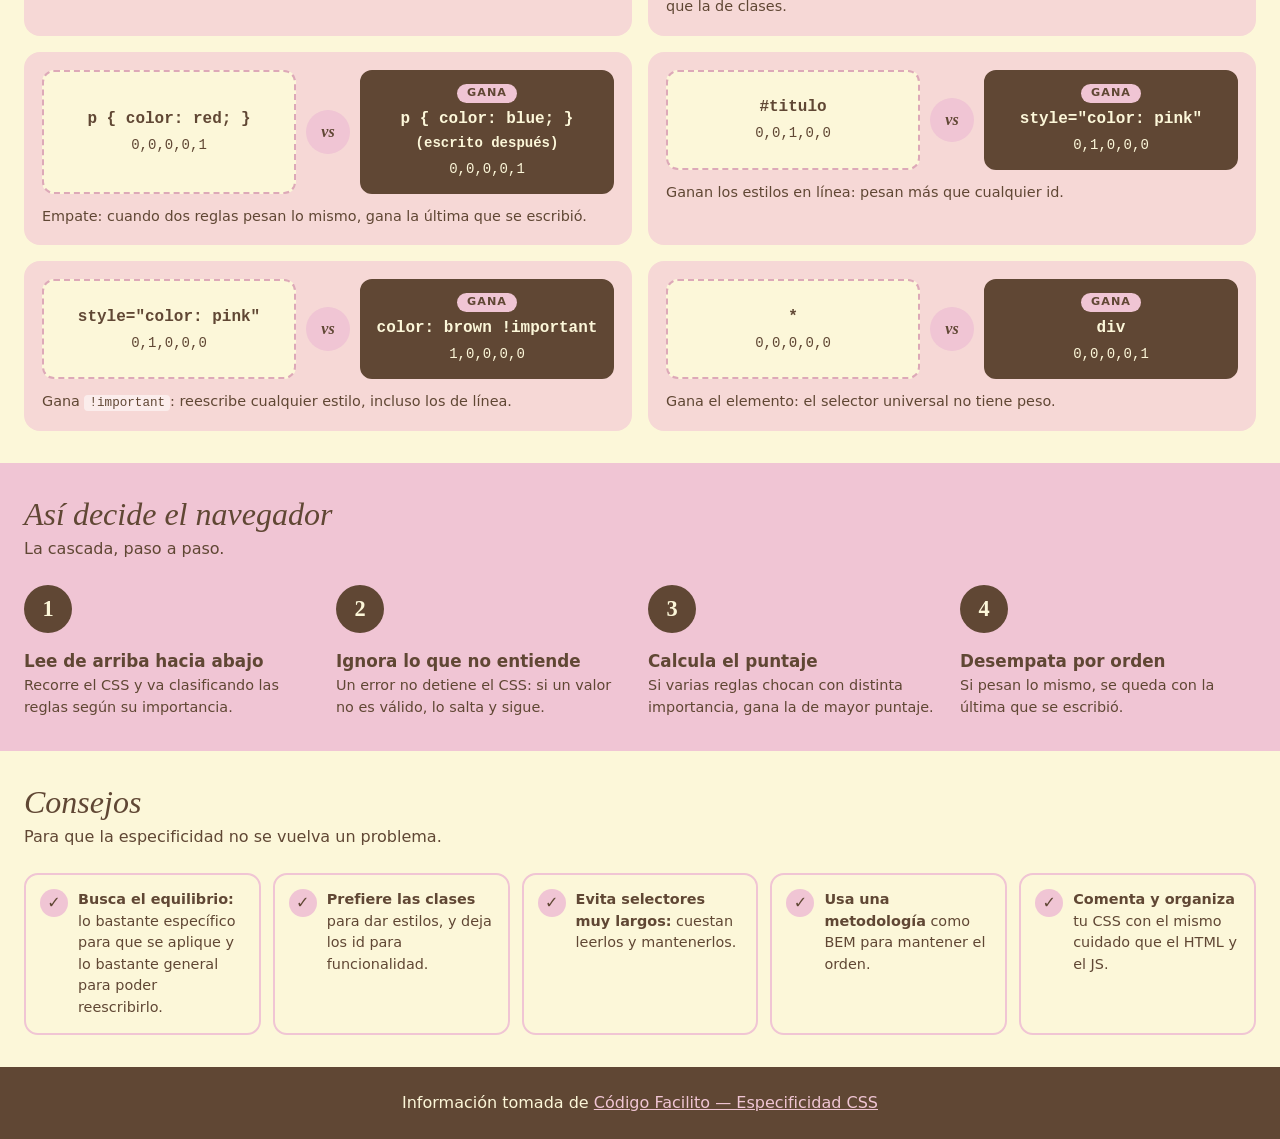
<file: especificidad.html>
<!doctype html>
<html lang="es">

<head>
    <meta charset="utf-8">
    <meta name="viewport" content="width=device-width, initial-scale=1">
    <title>Especificidad CSS</title>
    <link href="https://cdn.jsdelivr.net/npm/bootstrap@5.3.8/dist/css/bootstrap.min.css" rel="stylesheet"
        integrity="sha384-sRIl4kxILFvY47J16cr9ZwB07vP4J8+LH7qKQnuqkuIAvNWLzeN8tE5YBujZqJLB" crossorigin="anonymous">
    <link href="css/estilos.css" rel="stylesheet">
    <link href="css/especificidad.css" rel="stylesheet">
</head>

<body>
    <!-- Barra de navegación: en computador se ven los 4 botones; en tablet y celular aparece el botón ☰ -->
    <nav class="navbar navbar-expand-lg barra" data-bs-theme="dark">
        <div class="container-fluid">
            <button class="navbar-toggler" type="button" data-bs-toggle="collapse" data-bs-target="#menu"
                aria-controls="menu" aria-expanded="false" aria-label="Abrir menú">
                <span class="navbar-toggler-icon"></span>
            </button>
            <div class="collapse navbar-collapse" id="menu">
                <div class="menu">
                    <a href="index.html" class="btn boton-nav" role="button">
                        <img src="img/EstructuraySintaxis-removebg-preview.png" alt="" class="icono-nav">
                        Estructura y sintaxis
                    </a>
                    <a href="especificidad.html" class="btn boton-nav activo" role="button">
                        <img src="img/Especifidad-removebg-preview.png" alt="" class="icono-nav">
                        Niveles de especificidad
                    </a>
                    <a href="pseudoclases.html" class="btn boton-nav" role="button">
                        <img src="img/Pseudo-removebg-preview.png" alt="" class="icono-nav">
                        Pseudoclases y elementos
                    </a>
                    <a href="#" class="btn boton-nav" role="button">
                        <img src="img/Boxmodel-removebg-preview.png" alt="" class="icono-nav">
                        Box model
                    </a>
                </div>
            </div>
        </div>
    </nav>

    <main>
        <!-- X 1: imagen con el título ESPECIFICIDAD (computador, tablet y celular) -->
        <svg class="imagen-x" xmlns="http://www.w3.org/2000/svg" viewBox="0 0 1200 360" role="img"
            aria-label="Especificidad">
            <rect width="1200" height="360" fill="#F6D8D6" />
            <circle cx="1110" cy="40" r="150" fill="#F0C5D4" />
            <circle cx="70" cy="340" r="130" fill="#FCF7D9" />
            <circle cx="1040" cy="300" r="18" fill="#604734" />
            <circle cx="160" cy="70" r="12" fill="#F0C5D4" />

            <!-- llaves de código -->
            <text x="40" y="225" font-family="Consolas, 'Courier New', monospace" font-size="150"
                fill="#F0C5D4">{</text>
            <text x="1080" y="225" font-family="Consolas, 'Courier New', monospace" font-size="150"
                fill="#F0C5D4">}</text>

            <!-- título -->
            <text x="600" y="185" text-anchor="middle" font-family="Georgia, serif" font-weight="bold" font-size="100"
                letter-spacing="6" fill="#604734">ESPECIFICIDAD</text>
            <text x="600" y="245" text-anchor="middle" font-family="Georgia, serif" font-style="italic" font-size="40"
                fill="#604734">¿qué regla <tspan fill="#C98BA4">gana</tspan>?</text>

            <!-- etiquetas -->
            <g font-family="Consolas, 'Courier New', monospace" font-size="24" text-anchor="middle">
                <rect x="380" y="275" width="120" height="44" rx="22" fill="#604734" />
                <text x="440" y="305" fill="#FCF7D9">#id</text>
                <rect x="530" y="275" width="140" height="44" rx="22" fill="#604734" />
                <text x="600" y="305" fill="#FCF7D9">.clase</text>
                <rect x="700" y="275" width="120" height="44" rx="22" fill="#604734" />
                <text x="760" y="305" fill="#FCF7D9">p</text>
            </g>
        </svg>

        <!-- 1. Intro + marcador de puntaje -->
        <section class="seccion esp-intro">
            <div class="esp-intro-texto">
                <h1>Especificidad CSS</h1>
                <p class="destacado">Es la forma en que el navegador resuelve los conflictos cuando varias reglas le
                    dan estilo a un mismo elemento: así decide qué estilos son más importantes y cuáles se
                    aplican.</p>
                <p>Para decidir, le da a cada selector un puntaje de cinco columnas. Cada parte del selector suma 1 en
                    su columna y los puntajes se comparan de izquierda a derecha.</p>
            </div>
            <div class="marcador">
                <div class="marcador-selector">#menu .item a</div>
                <div class="marcador-columnas">
                    <div class="marcador-columna"><span>!important</span><strong>0</strong></div>
                    <div class="marcador-columna"><span>en línea</span><strong>0</strong></div>
                    <div class="marcador-columna suma"><span>#id</span><strong>1</strong></div>
                    <div class="marcador-columna suma"><span>.clase</span><strong>1</strong></div>
                    <div class="marcador-columna suma"><span>elemento</span><strong>1</strong></div>
                </div>
                <p class="marcador-nota">1 id + 1 clase + 1 elemento = <code>0,0,1,1,1</code></p>
            </div>
        </section>

        <!-- 2. Escalera de pesos -->
        <section class="seccion escalera-fondo">
            <h2>De menos a más peso</h2>
            <p class="bajada">Cada escalón le gana a todos los que están por debajo.</p>
            <div class="escalera">
                <div class="escalon" style="--n: 1">
                    <div class="escalon-bloque">
                        <code>*</code>
                        <small>0,0,0,0,0</small>
                    </div>
                    <p>Universal: no tiene peso, cualquier regla lo reescribe.</p>
                </div>
                <div class="escalon" style="--n: 2">
                    <div class="escalon-bloque">
                        <code>p</code>
                        <small>0,0,0,0,1</small>
                    </div>
                    <p>Elementos: los estilos más básicos y fáciles de reescribir.</p>
                </div>
                <div class="escalon" style="--n: 3">
                    <div class="escalon-bloque">
                        <code>.clase</code>
                        <small>0,0,0,1,0</small>
                    </div>
                    <p>Clases, atributos y pseudoclases: la mejor opción para dar estilos.</p>
                </div>
                <div class="escalon" style="--n: 4">
                    <div class="escalon-bloque">
                        <code>#id</code>
                        <small>0,0,1,0,0</small>
                    </div>
                    <p>ID: pesa más que clases y etiquetas; mejor para funcionalidad.</p>
                </div>
                <div class="escalon" style="--n: 5">
                    <div class="escalon-bloque">
                        <code>style=""</code>
                        <small>0,1,0,0,0</small>
                    </div>
                    <p>En línea: se aplica aunque el elemento tenga clases o id.</p>
                </div>
                <div class="escalon" style="--n: 6">
                    <div class="escalon-bloque">
                        <code>!important</code>
                        <small>1,0,0,0,0</small>
                    </div>
                    <p>Pasa por encima de todo. Úsalo con mucho cuidado.</p>
                </div>
            </div>
        </section>

        <!-- 3. Batallas de selectores -->
        <section class="seccion">
            <h2>¿Quién gana?</h2>
            <p class="bajada">Dos reglas le dan estilo al mismo elemento. Gana la de mayor puntaje.</p>
            <div class="batallas">
                <article class="batalla">
                    <div class="contendientes">
                        <div class="rival ganador">
                            <code>.boton</code>
                            <small>0,0,0,1,0</small>
                        </div>
                        <span class="vs">vs</span>
                        <div class="rival">
                            <code>button</code>
                            <small>0,0,0,0,1</small>
                        </div>
                    </div>
                    <p>Gana la clase, aunque <code>button</code> esté escrito de último: es más específica.</p>
                </article>
                <article class="batalla">
                    <div class="contendientes">
                        <div class="rival">
                            <code>nav .menu a</code>
                            <small>0,0,0,1,2</small>
                        </div>
                        <span class="vs">vs</span>
                        <div class="rival ganador">
                            <code>#menu a</code>
                            <small>0,0,1,0,1</small>
                        </div>
                    </div>
                    <p>Gana el id: se compara de izquierda a derecha y la columna del id va antes que la de clases.</p>
                </article>
                <article class="batalla">
                    <div class="contendientes">
                        <div class="rival">
                            <code>p { color: red; }</code>
                            <small>0,0,0,0,1</small>
                        </div>
                        <span class="vs">vs</span>
                        <div class="rival ganador">
                            <code>p { color: blue; }<br><small>(escrito después)</small></code>
                            <small>0,0,0,0,1</small>
                        </div>
                    </div>
                    <p>Empate: cuando dos reglas pesan lo mismo, gana la última que se escribió.</p>
                </article>
                <article class="batalla">
                    <div class="contendientes">
                        <div class="rival">
                            <code>#titulo</code>
                            <small>0,0,1,0,0</small>
                        </div>
                        <span class="vs">vs</span>
                        <div class="rival ganador">
                            <code>style="color: pink"</code>
                            <small>0,1,0,0,0</small>
                        </div>
                    </div>
                    <p>Ganan los estilos en línea: pesan más que cualquier id.</p>
                </article>
                <article class="batalla">
                    <div class="contendientes">
                        <div class="rival">
                            <code>style="color: pink"</code>
                            <small>0,1,0,0,0</small>
                        </div>
                        <span class="vs">vs</span>
                        <div class="rival ganador">
                            <code>color: brown !important</code>
                            <small>1,0,0,0,0</small>
                        </div>
                    </div>
                    <p>Gana <code>!important</code>: reescribe cualquier estilo, incluso los de línea.</p>
                </article>
                <article class="batalla">
                    <div class="contendientes">
                        <div class="rival">
                            <code>*</code>
                            <small>0,0,0,0,0</small>
                        </div>
                        <span class="vs">vs</span>
                        <div class="rival ganador">
                            <code>div</code>
                            <small>0,0,0,0,1</small>
                        </div>
                    </div>
                    <p>Gana el elemento: el selector universal no tiene peso.</p>
                </article>
            </div>
        </section>

        <!-- 4. Cómo decide el navegador -->
        <section class="seccion pasos-fondo">
            <h2>Así decide el navegador</h2>
            <p class="bajada">La cascada, paso a paso.</p>
            <ol class="pasos">
                <li class="paso">
                    <div>
                        <h3>Lee de arriba hacia abajo</h3>
                        <p>Recorre el CSS y va clasificando las reglas según su importancia.</p>
                    </div>
                </li>
                <li class="paso">
                    <div>
                        <h3>Ignora lo que no entiende</h3>
                        <p>Un error no detiene el CSS: si un valor no es válido, lo salta y sigue.</p>
                    </div>
                </li>
                <li class="paso">
                    <div>
                        <h3>Calcula el puntaje</h3>
                        <p>Si varias reglas chocan con distinta importancia, gana la de mayor puntaje.</p>
                    </div>
                </li>
                <li class="paso">
                    <div>
                        <h3>Desempata por orden</h3>
                        <p>Si pesan lo mismo, se queda con la última que se escribió.</p>
                    </div>
                </li>
            </ol>
        </section>

        <!-- 5. Consejos -->
        <section class="seccion">
            <h2>Consejos</h2>
            <p class="bajada">Para que la especificidad no se vuelva un problema.</p>
            <div class="consejos">
                <div class="consejo">
                    <p><strong>Busca el equilibrio:</strong> lo bastante específico para que se aplique y lo bastante
                        general para poder reescribirlo.</p>
                </div>
                <div class="consejo">
                    <p><strong>Prefiere las clases</strong> para dar estilos, y deja los id para funcionalidad.</p>
                </div>
                <div class="consejo">
                    <p><strong>Evita selectores muy largos:</strong> cuestan leerlos y mantenerlos.</p>
                </div>
                <div class="consejo">
                    <p><strong>Usa una metodología</strong> como BEM para mantener el orden.</p>
                </div>
                <div class="consejo">
                    <p><strong>Comenta y organiza</strong> tu CSS con el mismo cuidado que el HTML y el JS.</p>
                </div>
            </div>
        </section>
    </main>

    <footer class="pie">
        Información tomada de
        <a href="https://codigofacilito.com/articulos/especificidad-css" target="_blank" rel="noopener">Código Facilito
            — Especificidad CSS</a>
    </footer>

    <script src="https://cdn.jsdelivr.net/npm/bootstrap@5.3.8/dist/js/bootstrap.bundle.min.js"
        integrity="sha384-FKyoEForCGlyvwx9Hj09JcYn3nv7wiPVlz7YYwJrWVcXK/BmnVDxM+D2scQbITxI"
        crossorigin="anonymous"></script>
</body>

</html>
</file>
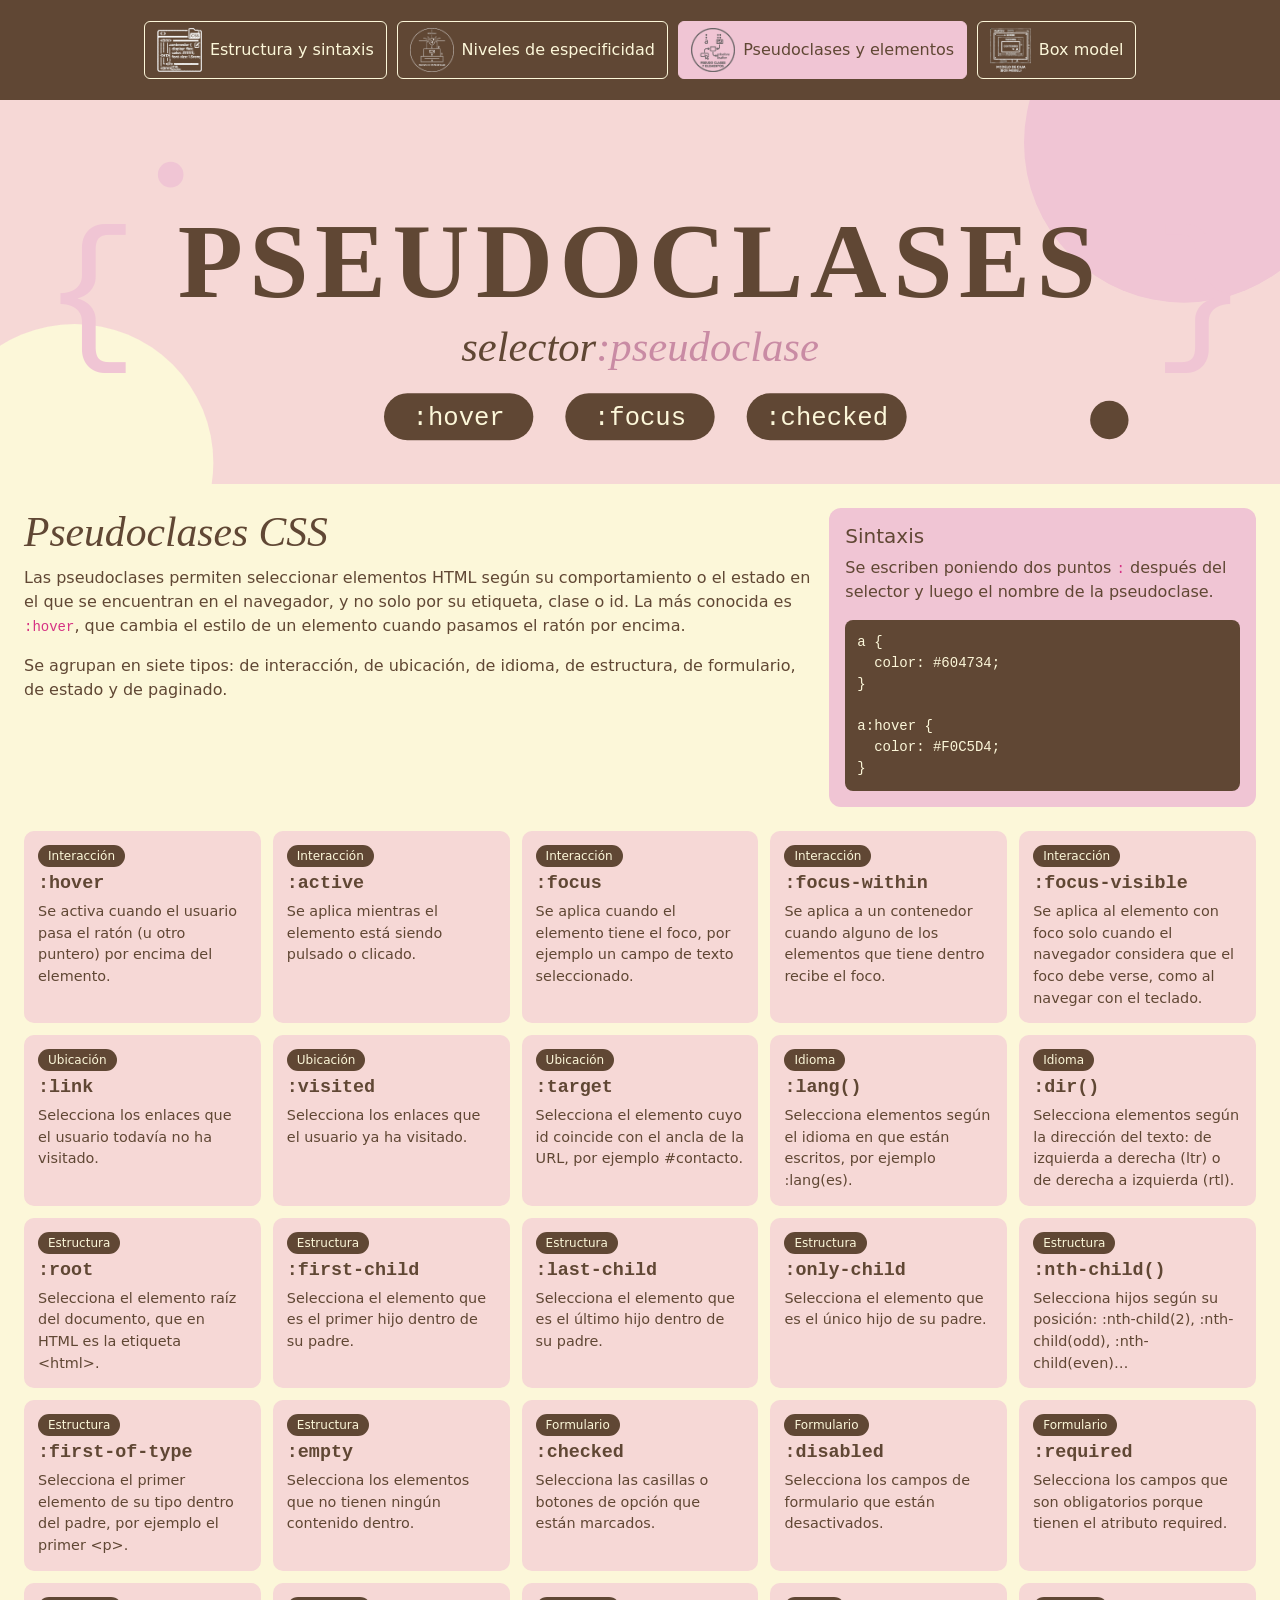
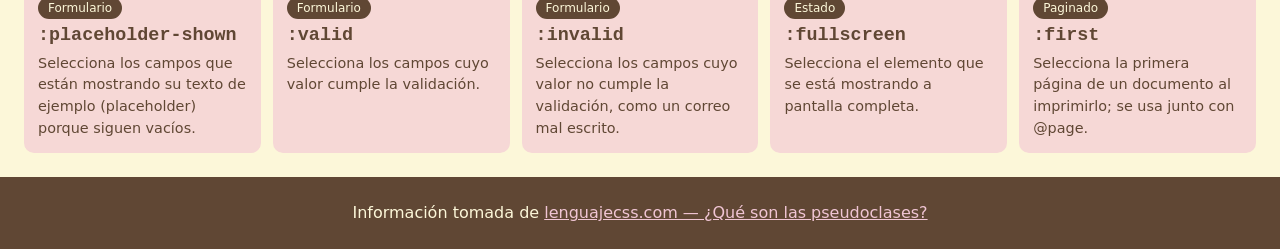
<file: pseudoclases.html>
<!doctype html>
<html lang="es">

<head>
    <meta charset="utf-8">
    <meta name="viewport" content="width=device-width, initial-scale=1">
    <title>Pseudoclases CSS</title>
    <link href="https://cdn.jsdelivr.net/npm/bootstrap@5.3.8/dist/css/bootstrap.min.css" rel="stylesheet"
        integrity="sha384-sRIl4kxILFvY47J16cr9ZwB07vP4J8+LH7qKQnuqkuIAvNWLzeN8tE5YBujZqJLB" crossorigin="anonymous">
    <link href="css/estilos.css" rel="stylesheet">
</head>

<body>
    <!-- Barra de navegación: en computador se ven los 4 botones; en tablet y celular aparece el botón ☰ -->
    <nav class="navbar navbar-expand-lg barra" data-bs-theme="dark">
        <div class="container-fluid">
            <button class="navbar-toggler" type="button" data-bs-toggle="collapse" data-bs-target="#menu"
                aria-controls="menu" aria-expanded="false" aria-label="Abrir menú">
                <span class="navbar-toggler-icon"></span>
            </button>
            <div class="collapse navbar-collapse" id="menu">
                <div class="menu">
                    <a href="index.html" class="btn boton-nav" role="button">
                        <img src="img/EstructuraySintaxis-removebg-preview.png" alt="" class="icono-nav">
                        Estructura y sintaxis
                    </a>
                    <a href="#" class="btn boton-nav" role="button">
                        <img src="img/Especifidad-removebg-preview.png" alt="" class="icono-nav">
                        Niveles de especificidad
                    </a>
                    <a href="pseudoclases.html" class="btn boton-nav activo" role="button">
                        <img src="img/Pseudo-removebg-preview.png" alt="" class="icono-nav">
                        Pseudoclases y elementos
                    </a>
                    <a href="#" class="btn boton-nav" role="button">
                        <img src="img/Boxmodel-removebg-preview.png" alt="" class="icono-nav">
                        Box model
                    </a>
                </div>
            </div>
        </div>
    </nav>

    <main>
        <!-- X 1: imagen con el título PSEUDOCLASES (computador, tablet y celular) -->
        <svg class="imagen-x" xmlns="http://www.w3.org/2000/svg" viewBox="0 0 1200 360" role="img"
            aria-label="Pseudoclases">
            <rect width="1200" height="360" fill="#F6D8D6" />
            <circle cx="1110" cy="40" r="150" fill="#F0C5D4" />
            <circle cx="70" cy="340" r="130" fill="#FCF7D9" />
            <circle cx="1040" cy="300" r="18" fill="#604734" />
            <circle cx="160" cy="70" r="12" fill="#F0C5D4" />

            <!-- llaves de código -->
            <text x="40" y="225" font-family="Consolas, 'Courier New', monospace" font-size="150"
                fill="#F0C5D4">{</text>
            <text x="1080" y="225" font-family="Consolas, 'Courier New', monospace" font-size="150"
                fill="#F0C5D4">}</text>

            <!-- título -->
            <text x="600" y="185" text-anchor="middle" font-family="Georgia, serif" font-weight="bold" font-size="100"
                letter-spacing="6" fill="#604734">PSEUDOCLASES</text>
            <text x="600" y="245" text-anchor="middle" font-family="Georgia, serif" font-style="italic" font-size="40"
                fill="#604734">selector<tspan fill="#C98BA4">:pseudoclase</tspan></text>

            <!-- etiquetas -->
            <g font-family="Consolas, 'Courier New', monospace" font-size="24" text-anchor="middle">
                <rect x="360" y="275" width="140" height="44" rx="22" fill="#604734" />
                <text x="430" y="305" fill="#FCF7D9">:hover</text>
                <rect x="530" y="275" width="140" height="44" rx="22" fill="#604734" />
                <text x="600" y="305" fill="#FCF7D9">:focus</text>
                <rect x="700" y="275" width="150" height="44" rx="22" fill="#604734" />
                <text x="775" y="305" fill="#FCF7D9">:checked</text>
            </g>
        </svg>

        <!-- X 2: imagen solo en celular -->
        <svg class="imagen-x d-md-none" xmlns="http://www.w3.org/2000/svg" viewBox="0 0 600 400" role="img"
            aria-label="Ejemplos de :checked, :focus, :first-child y :disabled">
            <rect width="600" height="400" fill="#F0C5D4" />
            <circle cx="540" cy="360" r="110" fill="#F6D8D6" />

            <g font-family="Arial, sans-serif" fill="#604734">
                <!-- :checked -->
                <rect x="50" y="50" width="44" height="44" rx="8" fill="#604734" />
                <path d="M60 72 l10 10 l18 -20" fill="none" stroke="#FCF7D9" stroke-width="6" stroke-linecap="round"
                    stroke-linejoin="round" />
                <text x="112" y="82" font-size="28" font-family="Consolas, 'Courier New', monospace">:checked</text>

                <!-- :focus -->
                <rect x="44" y="134" width="300" height="64" rx="14" fill="none" stroke="#FCF7D9" stroke-width="6" />
                <rect x="50" y="140" width="288" height="52" rx="10" fill="#FCF7D9" stroke="#604734" stroke-width="3" />
                <rect x="66" y="152" width="3" height="28" fill="#604734" />
                <text x="362" y="176" font-size="28" font-family="Consolas, 'Courier New', monospace">:focus</text>

                <!-- :first-child -->
                <rect x="50" y="240" width="200" height="34" rx="8" fill="#604734" />
                <rect x="50" y="284" width="200" height="34" rx="8" fill="#FCF7D9" />
                <rect x="50" y="328" width="200" height="34" rx="8" fill="#FCF7D9" />
                <text x="270" y="266" font-size="28"
                    font-family="Consolas, 'Courier New', monospace">:first-child</text>

                <!-- :disabled -->
                <rect x="300" y="300" width="160" height="52" rx="26" fill="#FCF7D9" opacity="0.55" stroke="#604734"
                    stroke-width="3" stroke-dasharray="8 6" />
                <text x="380" y="334" text-anchor="middle" font-size="22" opacity="0.6">:disabled</text>
            </g>
        </svg>

        <!-- H1 + P -->
        <section class="intro">
            <div class="intro-texto">
                <h1>Pseudoclases CSS</h1>
                <p>Las pseudoclases permiten seleccionar elementos HTML según su comportamiento o el estado en el que
                    se encuentran en el navegador, y no solo por su etiqueta, clase o id. La más conocida es
                    <code>:hover</code>, que cambia el estilo de un elemento cuando pasamos el ratón por encima.
                </p>
                <p>Se agrupan en siete tipos: de interacción, de ubicación, de idioma, de estructura, de formulario,
                    de estado y de paginado.</p>
            </div>
            <div class="intro-sintaxis">
                <h2 class="h5">Sintaxis</h2>
                <p>Se escriben poniendo dos puntos <code>:</code> después del selector y luego el nombre de la
                    pseudoclase.</p>
                <pre>a {
  color: #604734;
}

a:hover {
  color: #F0C5D4;
}</pre>
            </div>
        </section>

        <!-- 25 cajas con los tipos de pseudoclases -->
        <section class="tarjetas">
            <article class="tarjeta">
                <span class="categoria">Interacción</span>
                <h2>:hover</h2>
                <p>Se activa cuando el usuario pasa el ratón (u otro puntero) por encima del elemento.</p>
            </article>
            <article class="tarjeta">
                <span class="categoria">Interacción</span>
                <h2>:active</h2>
                <p>Se aplica mientras el elemento está siendo pulsado o clicado.</p>
            </article>
            <article class="tarjeta">
                <span class="categoria">Interacción</span>
                <h2>:focus</h2>
                <p>Se aplica cuando el elemento tiene el foco, por ejemplo un campo de texto seleccionado.</p>
            </article>
            <article class="tarjeta">
                <span class="categoria">Interacción</span>
                <h2>:focus-within</h2>
                <p>Se aplica a un contenedor cuando alguno de los elementos que tiene dentro recibe el foco.</p>
            </article>
            <article class="tarjeta">
                <span class="categoria">Interacción</span>
                <h2>:focus-visible</h2>
                <p>Se aplica al elemento con foco solo cuando el navegador considera que el foco debe verse, como al
                    navegar con el teclado.</p>
            </article>
            <article class="tarjeta">
                <span class="categoria">Ubicación</span>
                <h2>:link</h2>
                <p>Selecciona los enlaces que el usuario todavía no ha visitado.</p>
            </article>
            <article class="tarjeta">
                <span class="categoria">Ubicación</span>
                <h2>:visited</h2>
                <p>Selecciona los enlaces que el usuario ya ha visitado.</p>
            </article>
            <article class="tarjeta">
                <span class="categoria">Ubicación</span>
                <h2>:target</h2>
                <p>Selecciona el elemento cuyo id coincide con el ancla de la URL, por ejemplo #contacto.</p>
            </article>
            <article class="tarjeta">
                <span class="categoria">Idioma</span>
                <h2>:lang()</h2>
                <p>Selecciona elementos según el idioma en que están escritos, por ejemplo :lang(es).</p>
            </article>
            <article class="tarjeta">
                <span class="categoria">Idioma</span>
                <h2>:dir()</h2>
                <p>Selecciona elementos según la dirección del texto: de izquierda a derecha (ltr) o de derecha a
                    izquierda (rtl).</p>
            </article>
            <article class="tarjeta">
                <span class="categoria">Estructura</span>
                <h2>:root</h2>
                <p>Selecciona el elemento raíz del documento, que en HTML es la etiqueta &lt;html&gt;.</p>
            </article>
            <article class="tarjeta">
                <span class="categoria">Estructura</span>
                <h2>:first-child</h2>
                <p>Selecciona el elemento que es el primer hijo dentro de su padre.</p>
            </article>
            <article class="tarjeta">
                <span class="categoria">Estructura</span>
                <h2>:last-child</h2>
                <p>Selecciona el elemento que es el último hijo dentro de su padre.</p>
            </article>
            <article class="tarjeta">
                <span class="categoria">Estructura</span>
                <h2>:only-child</h2>
                <p>Selecciona el elemento que es el único hijo de su padre.</p>
            </article>
            <article class="tarjeta">
                <span class="categoria">Estructura</span>
                <h2>:nth-child()</h2>
                <p>Selecciona hijos según su posición: :nth-child(2), :nth-child(odd), :nth-child(even)…</p>
            </article>
            <article class="tarjeta">
                <span class="categoria">Estructura</span>
                <h2>:first-of-type</h2>
                <p>Selecciona el primer elemento de su tipo dentro del padre, por ejemplo el primer &lt;p&gt;.</p>
            </article>
            <article class="tarjeta">
                <span class="categoria">Estructura</span>
                <h2>:empty</h2>
                <p>Selecciona los elementos que no tienen ningún contenido dentro.</p>
            </article>
            <article class="tarjeta">
                <span class="categoria">Formulario</span>
                <h2>:checked</h2>
                <p>Selecciona las casillas o botones de opción que están marcados.</p>
            </article>
            <article class="tarjeta">
                <span class="categoria">Formulario</span>
                <h2>:disabled</h2>
                <p>Selecciona los campos de formulario que están desactivados.</p>
            </article>
            <article class="tarjeta">
                <span class="categoria">Formulario</span>
                <h2>:required</h2>
                <p>Selecciona los campos que son obligatorios porque tienen el atributo required.</p>
            </article>
            <article class="tarjeta">
                <span class="categoria">Formulario</span>
                <h2>:placeholder-shown</h2>
                <p>Selecciona los campos que están mostrando su texto de ejemplo (placeholder) porque siguen vacíos.</p>
            </article>
            <article class="tarjeta">
                <span class="categoria">Formulario</span>
                <h2>:valid</h2>
                <p>Selecciona los campos cuyo valor cumple la validación.</p>
            </article>
            <article class="tarjeta">
                <span class="categoria">Formulario</span>
                <h2>:invalid</h2>
                <p>Selecciona los campos cuyo valor no cumple la validación, como un correo mal escrito.</p>
            </article>
            <article class="tarjeta">
                <span class="categoria">Estado</span>
                <h2>:fullscreen</h2>
                <p>Selecciona el elemento que se está mostrando a pantalla completa.</p>
            </article>
            <article class="tarjeta">
                <span class="categoria">Paginado</span>
                <h2>:first</h2>
                <p>Selecciona la primera página de un documento al imprimirlo; se usa junto con @page.</p>
            </article>
        </section>
    </main>

    <footer class="pie">
        Información tomada de
        <a href="https://lenguajecss.com/css/pseudoclases/que-son/" target="_blank" rel="noopener">lenguajecss.com
            — ¿Qué son las pseudoclases?</a>
    </footer>

    <script src="https://cdn.jsdelivr.net/npm/bootstrap@5.3.8/dist/js/bootstrap.bundle.min.js"
        integrity="sha384-FKyoEForCGlyvwx9Hj09JcYn3nv7wiPVlz7YYwJrWVcXK/BmnVDxM+D2scQbITxI"
        crossorigin="anonymous"></script>
</body>

</html>
</file>
<file: css/estilos.css>
/* ===== Paleta Neapolitan =====
   #604734 café   #FCF7D9 crema   #F6D8D6 rosa claro   #F0C5D4 rosa */

body {
    color: #604734;
    background-color: #FCF7D9;
}

/* ===== Barra de navegación (igual en las dos páginas) ===== */
.barra {
    background-color: #604734;
    min-height: 100px;
    padding: 16px 24px;
}

/* Contenedor de los 4 botones: flexbox en fila (computador) o columna (tablet/celular) */
.menu {
    display: flex;
    flex-direction: column;
    gap: 10px;
    padding-top: 12px;
    width: 100%;
}

.boton-nav {
    display: flex;
    align-items: center;
    gap: 8px;
    color: #FCF7D9;
    border: 1px solid #FCF7D9;
}

.boton-nav:hover,
.boton-nav.activo {
    background-color: #F0C5D4;
    border-color: #F0C5D4;
    color: #604734;
}

.icono-nav {
    height: 44px;
    width: auto;
    object-fit: contain;
}

/* Cuando el botón está en rosa, el ícono blanco se vuelve café para que se vea */
.boton-nav:hover .icono-nav,
.boton-nav.activo .icono-nav {
    filter: brightness(0.35);
}

/* Computador: los botones en una sola fila, centrados */
@media (min-width: 992px) {
    .menu {
        flex-direction: row;
        flex-wrap: wrap;
        justify-content: center;
        padding-top: 0;
    }
}

/* ===== Página de inicio (cajas) ===== */
.caja2  { height: 300px; background-color: #FCF7D9; }
.caja3  { height: 300px; background-color: #F6D8D6; }
.caja4  { height: 300px; background-color: #F0C5D4; }
.caja5  { height: 300px; background-color: #FCF7D9; }
.caja6  { height: 300px; background-color: #F6D8D6; }
.caja7  { height: 300px; background-color: #F0C5D4; }
.caja8  { height: 300px; background-color: #FCF7D9; }
.caja9  { height: 300px; background-color: #F6D8D6; }
.caja10 { height: 300px; background-color: #604734; color: #FCF7D9; }

/* ===== Página de pseudoclases ===== */

/* X 1: título PSEUDOCLASES */
.titulo-x {
    display: flex;
    flex-direction: column;
    align-items: center;
    justify-content: center;
    gap: 8px;
    min-height: 200px;
    padding: 24px;
    background-color: #F6D8D6;
    text-align: center;
}

.titulo-x-texto {
    font-family: Georgia, serif;
    font-weight: bold;
    font-size: 2.4rem;
    letter-spacing: 4px;
    color: #604734;
}

.titulo-x-sub {
    font-family: Georgia, serif;
    font-style: italic;
    font-size: 1.2rem;
}

.titulo-x-sub span {
    color: #C98BA4;
}

@media (min-width: 768px) {
    .titulo-x { min-height: 280px; }
    .titulo-x-texto { font-size: 4rem; letter-spacing: 8px; }
}

@media (min-width: 992px) {
    .titulo-x { min-height: 360px; }
    .titulo-x-texto { font-size: 6rem; letter-spacing: 12px; }
    .titulo-x-sub { font-size: 1.8rem; }
}

/* X 2: imagen que solo se ve en celular */
.imagen-x {
    display: block;
    width: 100%;
    height: auto;
}

/* Zona H1 + P y caja de sintaxis: columna en celular/tablet, fila en computador */
.intro {
    display: flex;
    flex-direction: column;
    gap: 16px;
    padding: 24px;
}

.intro-texto {
    flex: 2;
}

.intro-texto h1 {
    font-family: Georgia, serif;
    font-style: italic;
    font-size: 2.6rem;
}

.intro-sintaxis {
    flex: 1;
    background-color: #F0C5D4;
    border-radius: 12px;
    padding: 16px;
}

.intro-sintaxis pre {
    background-color: #604734;
    color: #FCF7D9;
    border-radius: 8px;
    padding: 12px;
    margin: 0;
}

@media (min-width: 992px) {
    .intro {
        flex-direction: row;
        align-items: stretch;
    }
}

/* 25 tarjetas de pseudoclases con flexbox:
   celular = 2 columnas, tablet = 3 columnas, computador = 5 columnas */
.tarjetas {
    display: flex;
    flex-wrap: wrap;
    gap: 12px;
    padding: 0 24px 24px;
}

.tarjeta {
    flex: 0 0 calc((100% - 12px) / 2);
    display: flex;
    flex-direction: column;
    gap: 6px;
    background-color: #F6D8D6;
    border-radius: 10px;
    padding: 14px;
}

.tarjeta:hover {
    background-color: #F0C5D4;
}

@media (min-width: 768px) {
    .tarjeta { flex-basis: calc((100% - 24px) / 3); }
}

@media (min-width: 992px) {
    .tarjeta { flex-basis: calc((100% - 48px) / 5); }
}

.tarjeta .categoria {
    align-self: flex-start;
    background-color: #604734;
    color: #FCF7D9;
    font-size: 0.75rem;
    border-radius: 20px;
    padding: 2px 10px;
}

.tarjeta h2 {
    font-family: Consolas, "Courier New", monospace;
    font-size: 1.15rem;
    font-weight: bold;
    margin: 0;
}

.tarjeta p {
    font-size: 0.9rem;
    margin: 0;
}

.pie {
    background-color: #604734;
    color: #FCF7D9;
    padding: 24px;
    text-align: center;
}

.pie a {
    color: #F0C5D4;
}
</file>
<file: css/boxmodel.css>
/* ===== Estilos de la página de box model (boxmodel.html) ===== */

.bm-seccion {
    padding: 32px 24px;
}

.bm-seccion h2 {
    font-family: Georgia, serif;
    font-style: italic;
    font-size: 2rem;
    margin-bottom: 4px;
}

.bm-seccion h3 {
    font-size: 1.15rem;
    font-weight: bold;
}

.bm-seccion code {
    color: #604734;
    background-color: rgba(255, 255, 255, 0.55);
    border-radius: 4px;
    padding: 1px 5px;
}

.bm-bajada {
    margin-bottom: 24px;
}

.bm-fondo-rosa {
    background-color: #F6D8D6;
}

.bm-fondo-rosa-fuerte {
    background-color: #F0C5D4;
}

.bm-nota-centro {
    text-align: center;
    font-size: 0.9rem;
    margin: 20px 0 0;
}

/* ===== 1. Intro + diagrama ===== */
.bm-intro {
    display: flex;
    flex-direction: column;
    gap: 28px;
    align-items: center;
}

.bm-intro-texto {
    flex: 1;
}

.bm-intro-texto h1 {
    font-family: Georgia, serif;
    font-style: italic;
    font-size: 2.6rem;
}

.bm-destacado {
    border-left: 6px solid #F0C5D4;
    padding-left: 16px;
    font-size: 1.15rem;
}

.bm-nota {
    font-size: 0.85rem;
    opacity: 0.85;
}

.bm-diagrama {
    flex: 1;
    width: 100%;
    max-width: 560px;
}

/* Cada capa es una caja dentro de la otra */
.capa {
    position: relative;
    border-radius: 12px;
    padding: 34px 18px 18px;
}

.capa-nombre {
    position: absolute;
    top: 8px;
    left: 14px;
    font-family: Consolas, "Courier New", monospace;
    font-size: 0.85rem;
    font-weight: bold;
}

.capa-margin {
    background-color: #F6D8D6;
    border: 2px dashed #C98BA4;
}

.capa-border {
    background-color: #604734;
    color: #FCF7D9;
}

.capa-padding {
    background-color: #F0C5D4;
    color: #604734;
}

.capa-content {
    display: flex;
    flex-direction: column;
    align-items: center;
    justify-content: center;
    min-height: 110px;
    padding: 18px;
    background-color: #FCF7D9;
    font-family: Consolas, "Courier New", monospace;
    font-size: 1.3rem;
    font-weight: bold;
}

.capa-content small {
    font-size: 0.8rem;
    font-weight: normal;
}

@media (min-width: 992px) {
    .bm-intro {
        flex-direction: row;
    }
}

/* ===== 2. Las cuatro áreas ===== */
.bm-areas {
    display: flex;
    flex-wrap: wrap;
    gap: 16px;
}

.bm-area {
    flex: 1 1 100%;
    display: flex;
    flex-direction: column;
    gap: 8px;
    background-color: #FCF7D9;
    border-radius: 14px;
    border-top: 10px solid;
    padding: 18px;
}

.bm-area p {
    margin: 0;
    font-size: 0.9rem;
}

.bm-area h3 {
    margin: 0;
}

.area-content {
    border-top-color: #FCF7D9;
    outline: 2px solid #DDA9B8;
    outline-offset: -2px;
}

.area-padding {
    border-top-color: #F0C5D4;
}

.area-border {
    border-top-color: #604734;
}

.area-margin {
    border-top-color: #C98BA4;
}

.bm-num {
    align-self: flex-start;
    display: flex;
    align-items: center;
    justify-content: center;
    width: 32px;
    height: 32px;
    border-radius: 50%;
    background-color: #604734;
    color: #FCF7D9;
    font-weight: bold;
}

@media (min-width: 768px) {
    .bm-area {
        flex-basis: calc(50% - 8px);
    }
}

@media (min-width: 992px) {
    .bm-area {
        flex-basis: calc(25% - 12px);
    }
}

.bm-calculo {
    margin-top: 20px;
    background-color: #604734;
    color: #FCF7D9;
    border-radius: 14px;
    padding: 16px 20px;
}

.bm-calculo code {
    color: #604734;
    background-color: #F0C5D4;
}

/* ===== 3. Bloque vs en línea ===== */
.bm-tipos {
    display: flex;
    flex-direction: column;
    gap: 16px;
}

.bm-tipo {
    flex: 1;
    border: 2px solid #F0C5D4;
    border-radius: 16px;
    padding: 18px;
}

.demo-zona {
    background-color: #F6D8D6;
    border-radius: 10px;
    padding: 12px;
}

.demo-div {
    background-color: #604734;
    color: #FCF7D9;
    font-family: Consolas, "Courier New", monospace;
    border-radius: 6px;
    padding: 8px 12px;
}

.demo-div+.demo-div {
    margin-top: 8px;
}

.demo-linea {
    margin: 0;
    line-height: 2.2;
}

.demo-span {
    background-color: #604734;
    color: #FCF7D9;
    font-family: Consolas, "Courier New", monospace;
    border-radius: 6px;
    padding: 4px 8px;
}

@media (min-width: 768px) {
    .bm-tipos {
        flex-direction: row;
    }
}

/* ===== 4. Atajos de padding y margin ===== */
.bm-atajos {
    display: flex;
    flex-direction: column;
    align-items: center;
    gap: 28px;
}

.bm-reloj {
    position: relative;
    flex: 0 0 auto;
    width: 200px;
    height: 200px;
    border-radius: 50%;
    background-color: #FCF7D9;
    border: 6px solid #604734;
    font-family: Consolas, "Courier New", monospace;
    font-weight: bold;
}

.bm-reloj span {
    position: absolute;
    background-color: #604734;
    color: #FCF7D9;
    border-radius: 20px;
    padding: 2px 10px;
    font-size: 0.85rem;
}

.reloj-top {
    top: 10px;
    left: 50%;
    transform: translateX(-50%);
}

.reloj-right {
    right: 6px;
    top: 50%;
    transform: translateY(-50%);
}

.reloj-bottom {
    bottom: 10px;
    left: 50%;
    transform: translateX(-50%);
}

.reloj-left {
    left: 6px;
    top: 50%;
    transform: translateY(-50%);
}

.bm-reloj .reloj-centro {
    top: 50%;
    left: 50%;
    transform: translate(-50%, -50%);
    background: none;
    color: #604734;
    font-size: 2.2rem;
    padding: 0;
}

.bm-ejemplos {
    flex: 1;
    width: 100%;
    display: flex;
    flex-wrap: wrap;
    gap: 12px;
}

.bm-ejemplo {
    flex: 1 1 100%;
    display: flex;
    align-items: center;
    gap: 14px;
    background-color: #FCF7D9;
    border-radius: 14px;
    padding: 14px;
}

.bm-ejemplo p {
    margin: 4px 0 0;
    font-size: 0.85rem;
}

/* Mini caja: el rosado es el padding real y el café es el contenido */
.mini {
    flex: 0 0 auto;
    width: 90px;
    background-color: #F0C5D4;
    border: 2px solid #604734;
    border-radius: 6px;
}

.mini div {
    height: 22px;
    background-color: #604734;
    border-radius: 3px;
}

@media (min-width: 768px) {
    .bm-ejemplo {
        flex-basis: calc(50% - 6px);
    }
}

@media (min-width: 992px) {
    .bm-atajos {
        flex-direction: row;
    }
}

/* ===== 5. Estilos de borde ===== */
.bm-bordes {
    display: flex;
    flex-wrap: wrap;
    gap: 12px;
}

.borde {
    flex: 1 1 calc(50% - 6px);
    display: flex;
    align-items: center;
    justify-content: center;
    min-height: 70px;
    border-width: 6px;
    border-color: #604734;
    border-radius: 6px;
    background-color: #F6D8D6;
    font-family: Consolas, "Courier New", monospace;
    font-weight: bold;
}

.borde-vacio {
    background-color: transparent;
    outline: 2px dashed #DDA9B8;
    outline-offset: -2px;
    opacity: 0.7;
}

@media (min-width: 768px) {
    .borde {
        flex-basis: calc(20% - 10px);
    }
}

.bm-codigo {
    margin: 20px 0 0;
    background-color: #604734;
    color: #FCF7D9;
    border-radius: 12px;
    padding: 14px 18px;
}

/* ===== 6. ¿Margin o padding? ===== */
.bm-versus {
    display: flex;
    flex-direction: column;
    gap: 16px;
}

.bm-opcion {
    flex: 1;
    background-color: #FCF7D9;
    border-radius: 16px;
    padding: 20px;
}

.bm-opcion ul {
    margin: 0;
    padding-left: 20px;
}

.bm-opcion li {
    margin-bottom: 6px;
}

.bm-opcion-oscura {
    background-color: #604734;
    color: #FCF7D9;
}

.bm-opcion-oscura code {
    color: #604734;
    background-color: #F0C5D4;
}

@media (min-width: 768px) {
    .bm-versus {
        flex-direction: row;
    }
}

/* ===== 7. Datos extra ===== */
.bm-datos {
    display: flex;
    flex-wrap: wrap;
    gap: 16px;
}

.bm-dato {
    flex: 1 1 100%;
    border: 2px solid #F0C5D4;
    border-radius: 16px;
    padding: 18px;
}

.bm-dato p {
    font-size: 0.9rem;
}

.bm-dato pre {
    margin: 0;
    background-color: #604734;
    color: #FCF7D9;
    border-radius: 8px;
    padding: 10px 12px;
    font-size: 0.85rem;
}

@media (min-width: 768px) {
    .bm-dato {
        flex-basis: calc(50% - 8px);
    }
}

@media (min-width: 992px) {
    .bm-dato {
        flex-basis: calc(25% - 12px);
    }
}

/* Colores que usan las DevTools (pueden variar según el navegador) */
.devtools {
    display: flex;
    flex-wrap: wrap;
    gap: 6px;
}

.dt {
    border-radius: 20px;
    padding: 2px 10px;
    font-family: Consolas, "Courier New", monospace;
    font-size: 0.8rem;
    color: #333333;
}

.dt-content {
    background-color: #A8C8E8;
}

.dt-padding {
    background-color: #C3D9A6;
}

.dt-border {
    background-color: #F5DD8A;
}

.dt-margin {
    background-color: #F3C08A;
}
</file>
<file: css/especificidad.css>
/* ===== Estilos de la página de especificidad (especificidad.html) ===== */

.seccion {
    padding: 32px 24px;
}

.seccion h2 {
    font-family: Georgia, serif;
    font-style: italic;
    font-size: 2rem;
    margin-bottom: 4px;
}

.seccion code {
    color: #604734;
    background-color: rgba(255, 255, 255, 0.55);
    border-radius: 4px;
    padding: 1px 5px;
}

.seccion .bajada {
    margin-bottom: 24px;
}

/* ===== 1. Intro + marcador ===== */
.esp-intro {
    display: flex;
    flex-direction: column;
    gap: 24px;
    align-items: center;
}

.esp-intro-texto {
    flex: 1;
}

.esp-intro-texto h1 {
    font-family: Georgia, serif;
    font-style: italic;
    font-size: 2.6rem;
}

.esp-intro-texto .destacado {
    border-left: 6px solid #F0C5D4;
    padding-left: 16px;
    font-size: 1.15rem;
}

.marcador {
    flex: 1;
    width: 100%;
    background-color: #604734;
    color: #FCF7D9;
    border-radius: 16px;
    padding: 20px;
}

.marcador-selector {
    font-family: Consolas, "Courier New", monospace;
    font-size: 1.3rem;
    text-align: center;
    margin-bottom: 14px;
}

.marcador-columnas {
    display: flex;
    gap: 8px;
}

.marcador-columna {
    flex: 1;
    display: flex;
    flex-direction: column;
    align-items: center;
    gap: 6px;
    background-color: rgba(252, 247, 217, 0.1);
    border-radius: 10px;
    padding: 10px 4px;
}

.marcador-columna span {
    font-size: 0.7rem;
    text-align: center;
}

.marcador-columna strong {
    font-family: Consolas, "Courier New", monospace;
    font-size: 2rem;
    line-height: 1;
}

.marcador-columna.suma {
    background-color: #F0C5D4;
    color: #604734;
}

.marcador-nota code {
    color: #604734;
    background-color: #F0C5D4;
}

.marcador-nota {
    font-size: 0.85rem;
    text-align: center;
    margin: 14px 0 0;
}

@media (min-width: 992px) {
    .esp-intro {
        flex-direction: row;
    }
}

/* ===== 2. Escalera de pesos ===== */
.escalera-fondo {
    background-color: #F6D8D6;
}

.escalera {
    display: flex;
    flex-direction: column;
    gap: 10px;
}

.escalon {
    display: flex;
    flex-direction: column;
}

.escalon-bloque {
    display: flex;
    align-items: center;
    justify-content: space-between;
    gap: 8px;
    width: calc(40% + var(--n) * 10%);
    background-color: #604734;
    color: #FCF7D9;
    border-radius: 10px;
    padding: 10px 14px;
}

/* Cada escalón un poco más oscuro que el anterior */
.escalon:nth-child(1) .escalon-bloque {
    background-color: #A88E86;
}

.escalon:nth-child(2) .escalon-bloque {
    background-color: #977A70;
}

.escalon:nth-child(3) .escalon-bloque {
    background-color: #86695C;
}

.escalon:nth-child(4) .escalon-bloque {
    background-color: #775A4B;
}

.escalon:nth-child(5) .escalon-bloque {
    background-color: #6A503F;
}

.escalon:nth-child(6) .escalon-bloque {
    background-color: #604734;
}

.escalon-bloque code {
    background: none;
    padding: 0;
    color: #FCF7D9;
    font-size: 1.1rem;
    font-weight: bold;
}

.escalon-bloque small {
    font-family: Consolas, "Courier New", monospace;
}

.escalon p {
    font-size: 0.85rem;
    margin: 4px 0 0;
}

/* Tablet y computador: la escalera se pone de pie */
@media (min-width: 768px) {
    .escalera {
        flex-direction: row;
        align-items: stretch;
        gap: 12px;
    }

    .escalon {
        flex: 1;
        justify-content: flex-end;
    }

    .escalon-bloque {
        width: 100%;
        height: calc(70px + var(--n) * 40px);
        flex-direction: column;
        justify-content: flex-end;
        padding: 14px 8px;
        text-align: center;
    }

    /* mismo alto de texto en todos para que los bloques queden alineados abajo */
    .escalon p {
        min-height: 7.5em;
    }
}

@media (min-width: 992px) {
    .escalon p {
        min-height: 4.5em;
    }
}

/* ===== 3. Batallas ===== */
.batallas {
    display: flex;
    flex-wrap: wrap;
    gap: 16px;
}

.batalla {
    flex: 1 1 100%;
    background-color: #F6D8D6;
    border-radius: 16px;
    padding: 18px;
}

@media (min-width: 992px) {
    .batalla {
        flex-basis: calc(50% - 8px);
    }
}

.contendientes {
    display: flex;
    align-items: stretch;
    gap: 10px;
    margin-bottom: 12px;
}

.rival {
    flex: 1;
    display: flex;
    flex-direction: column;
    align-items: center;
    justify-content: center;
    gap: 4px;
    background-color: #FCF7D9;
    border: 2px dashed #DDA9B8;
    border-radius: 12px;
    padding: 12px 8px;
    text-align: center;
}

.rival code {
    background: none;
    padding: 0;
    color: #604734;
    font-weight: bold;
    font-size: 1rem;
    word-break: break-word;
}

.rival small {
    font-family: Consolas, "Courier New", monospace;
}

.rival.ganador {
    background-color: #604734;
    border: 2px solid #604734;
    color: #FCF7D9;
}

.rival.ganador code {
    color: #FCF7D9;
}

.rival.ganador::before {
    content: "gana";
    background-color: #F0C5D4;
    color: #604734;
    font-size: 0.7rem;
    font-weight: bold;
    text-transform: uppercase;
    letter-spacing: 1px;
    border-radius: 20px;
    padding: 1px 10px;
}

.vs {
    align-self: center;
    display: flex;
    align-items: center;
    justify-content: center;
    flex: 0 0 44px;
    height: 44px;
    border-radius: 50%;
    background-color: #F0C5D4;
    font-family: Georgia, serif;
    font-weight: bold;
    font-style: italic;
}

@media (max-width: 767px) {
    .rival code {
        font-size: 0.85rem;
    }
}

.batalla p {
    margin: 0;
    font-size: 0.9rem;
}

/* ===== 4. Cómo decide el navegador ===== */
.pasos-fondo {
    background-color: #F0C5D4;
}

.pasos {
    display: flex;
    flex-direction: column;
    gap: 16px;
    list-style: none;
    padding: 0;
    margin: 0;
    counter-reset: paso;
}

.paso {
    flex: 1;
    display: flex;
    gap: 14px;
    align-items: flex-start;
    counter-increment: paso;
}

.paso::before {
    content: counter(paso);
    flex: 0 0 auto;
    width: 48px;
    height: 48px;
    display: flex;
    align-items: center;
    justify-content: center;
    border-radius: 50%;
    background-color: #604734;
    color: #FCF7D9;
    font-family: Georgia, serif;
    font-size: 1.4rem;
    font-weight: bold;
}

.paso h3 {
    font-size: 1.05rem;
    font-weight: bold;
    margin: 4px 0;
}

.paso p {
    font-size: 0.9rem;
    margin: 0;
}

@media (min-width: 992px) {
    .pasos {
        flex-direction: row;
    }

    .paso {
        flex-direction: column;
    }
}

/* ===== 5. Consejos ===== */
.consejos {
    display: flex;
    flex-wrap: wrap;
    gap: 12px;
}

.consejo {
    flex: 1 1 220px;
    display: flex;
    gap: 10px;
    align-items: flex-start;
    border: 2px solid #F0C5D4;
    border-radius: 14px;
    padding: 14px;
}

.consejo::before {
    content: "✓";
    flex: 0 0 auto;
    width: 28px;
    height: 28px;
    display: flex;
    align-items: center;
    justify-content: center;
    border-radius: 50%;
    background-color: #F0C5D4;
    font-weight: bold;
}

.consejo p {
    margin: 0;
    font-size: 0.9rem;
}
</file>
